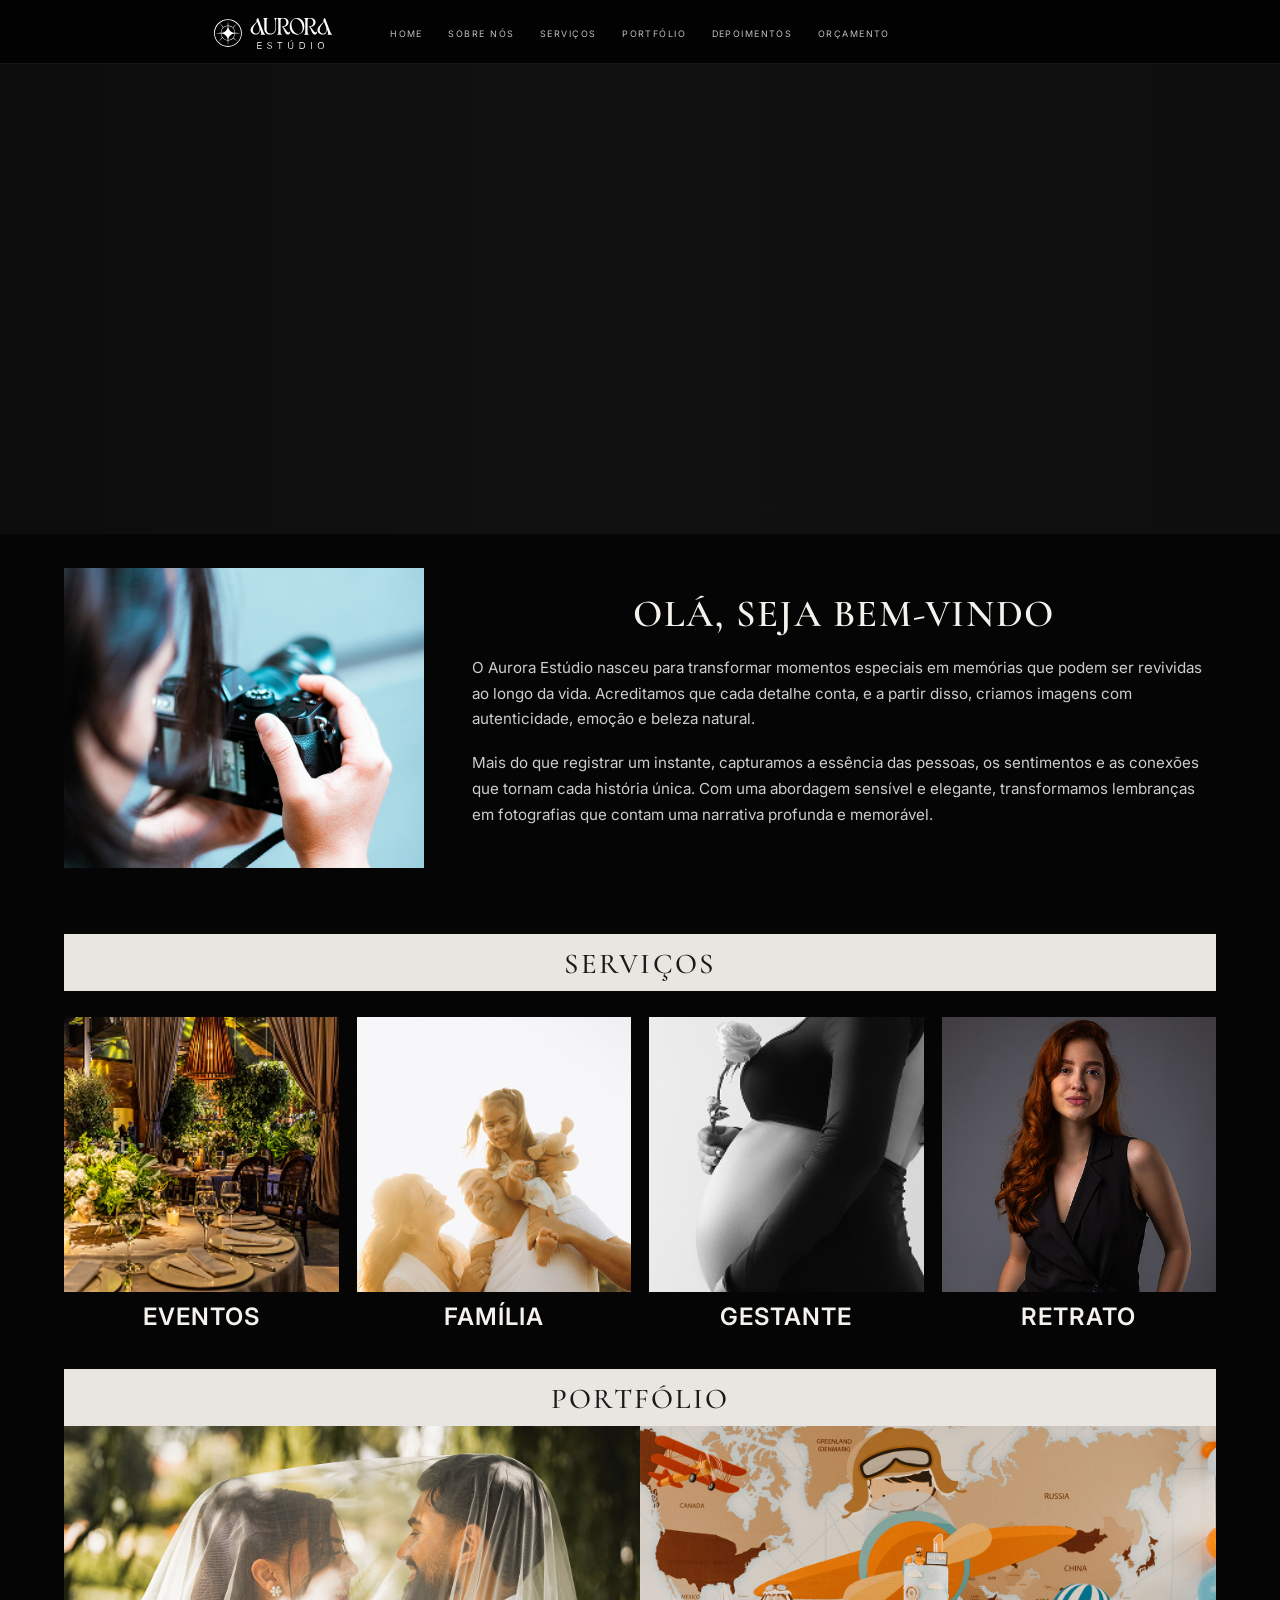
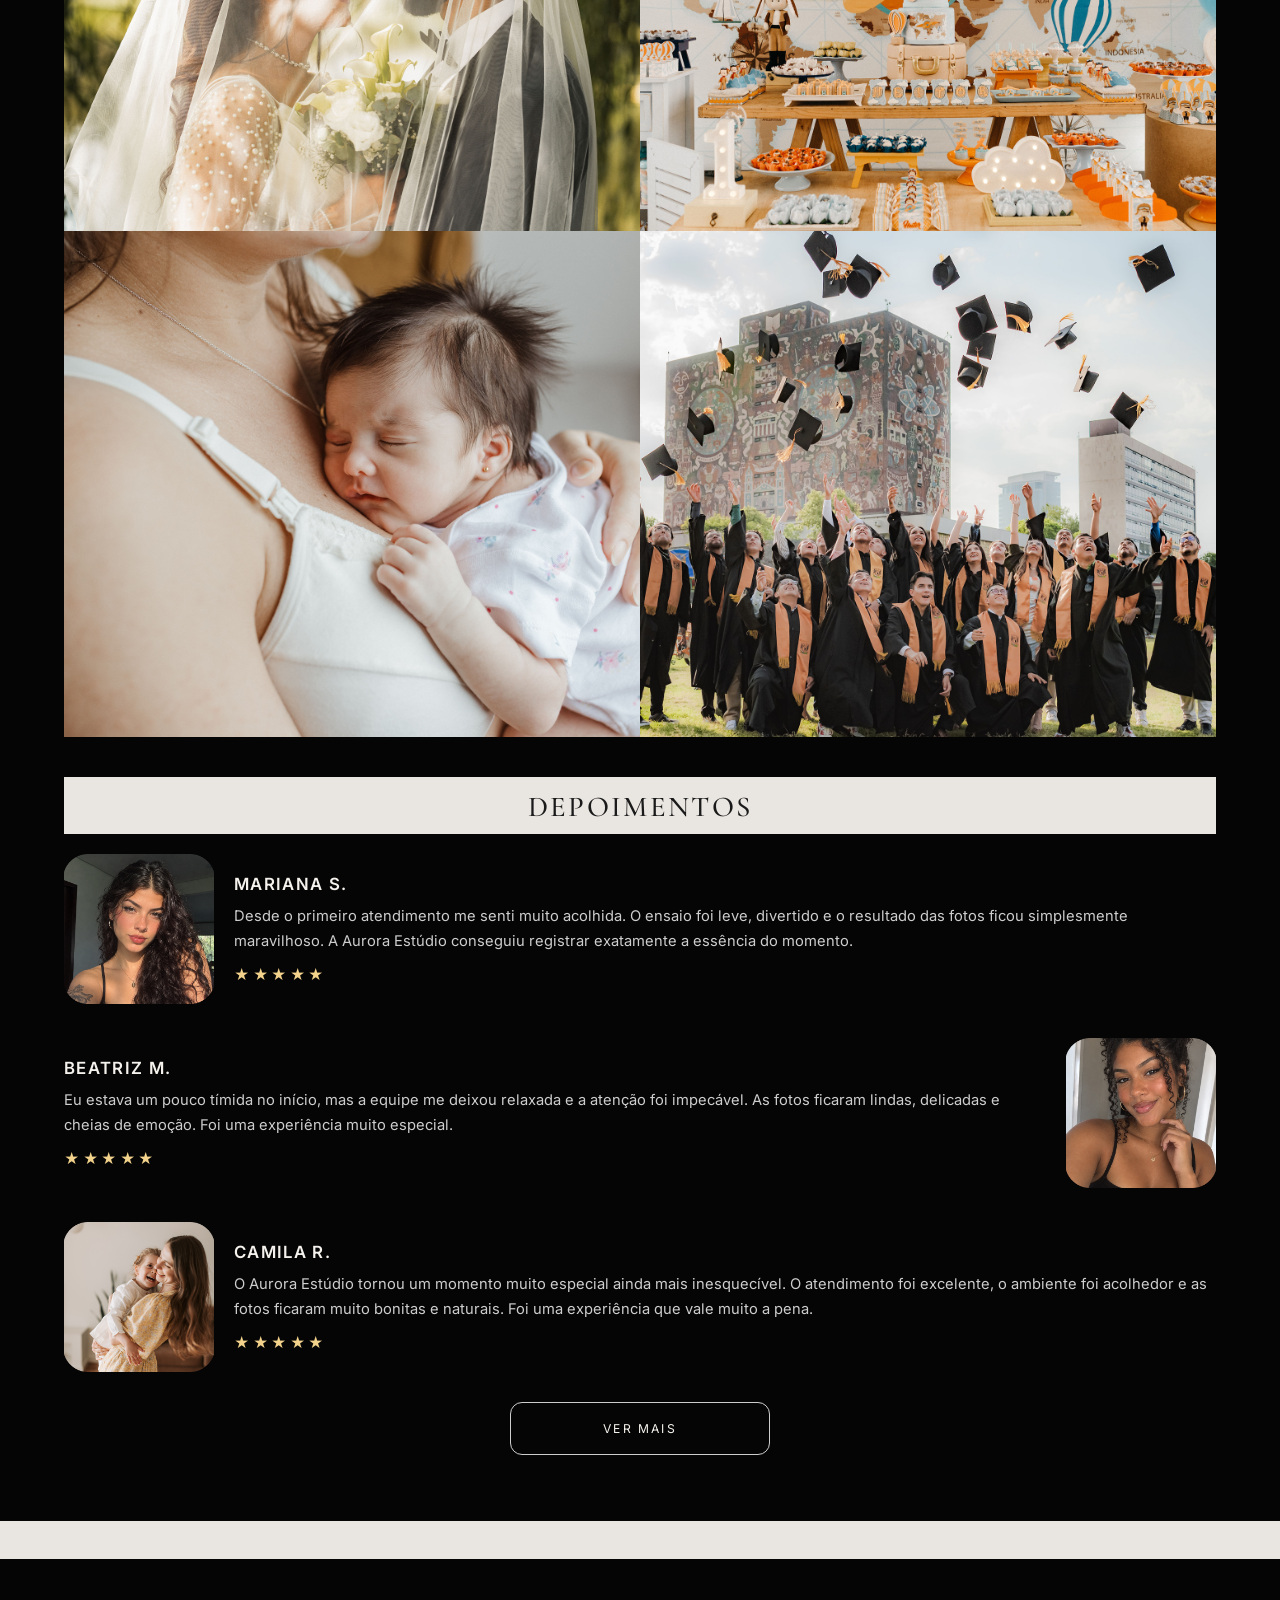
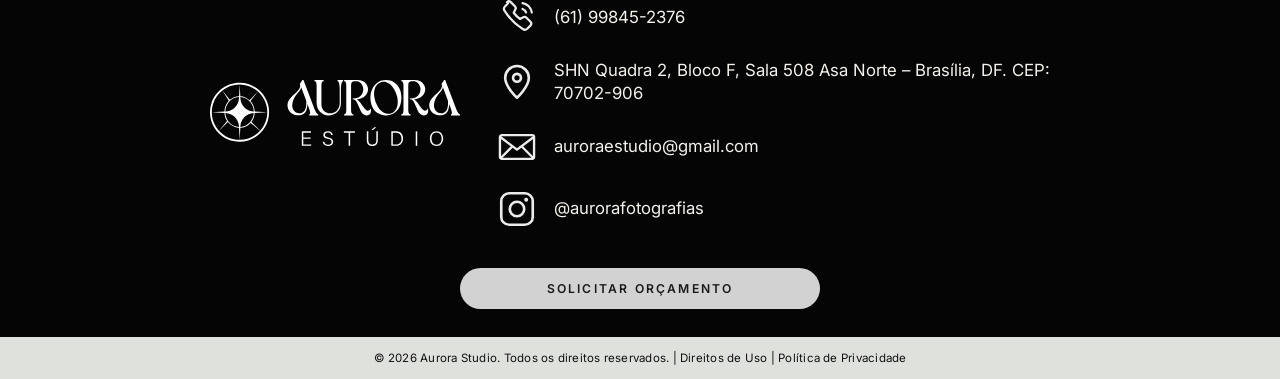
<file: index.html>
<!DOCTYPE html>
<html lang="pt-BR">
  <head>
    <meta charset="UTF-8" />
    <meta name="viewport" content="width=device-width, initial-scale=1.0" />
    <title>Aurora Estúdio</title>
    <link rel="preconnect" href="https://fonts.googleapis.com" />
    <link rel="preconnect" href="https://fonts.gstatic.com" crossorigin />
    <link href="https://fonts.googleapis.com/css2?family=Cormorant+Garamond:wght@400;500;600;700&family=Inter:wght@400;500;600;700&display=swap" rel="stylesheet" />
    <link rel="stylesheet" href="style.css" />
  </head>
  <body>
    <div class="page-shell">
      <header class="topbar">
        <a class="header-logo" href="#" aria-label="Aurora Estúdio">
          <img src="midia/Ativo 1.svg" alt="Aurora Estúdio" />
        </a>
        <nav class="main-nav" aria-label="Menu principal">
          <a href="index.html">HOME</a>
          <a href="#sobre">SOBRE NÓS</a>
          <a href="servicos.html">SERVIÇOS</a>
          <a href="portfolio.html">PORTFÓLIO</a>
          <a href="#depoimentos">DEPOIMENTOS</a>
          <a href="orcamento.html">ORÇAMENTO</a>
        </nav>
      </header>

      <main>
        <section class="hero" aria-label="Banner principal">
          <div class="hero-visual">
            <div class="hero-slideshow" aria-hidden="true">
              <img src="midia/imagem 01.png" alt="" />
              <img src="midia/imagem 8 .png" alt="" />
              <img src="midia/imagem 14 .png" alt="" />
              <img src="midia/imagem 17 .png" alt="" />
              <img src="midia/imagem 19.png" alt="" />
              <img src="midia/imagem 20.png" alt="" />
            </div>
            <div class="hero-overlay"></div>
          </div>
        </section>

        <section id="sobre" class="about section-wrap">
          <div class="about-photo">
            <img src="midia/imagem 2.png" alt="Fotografia de uma pessoa usando uma câmera" />
          </div>

          <div class="about-copy">
            <h2>OLÁ, SEJA BEM-VINDO</h2>
            <p>
              O Aurora Estúdio nasceu para transformar momentos especiais em memórias que
              podem ser revividas ao longo da vida. Acreditamos que cada detalhe conta, e
              a partir disso, criamos imagens com autenticidade, emoção e beleza natural.
            </p>
            <p>
              Mais do que registrar um instante, capturamos a essência das pessoas, os
              sentimentos e as conexões que tornam cada história única. Com uma abordagem
              sensível e elegante, transformamos lembranças em fotografias que contam uma
              narrativa profunda e memorável.
            </p>
          </div>
        </section>

        <section class="services section-wrap">
          <div class="section-title">SERVIÇOS</div>

          <div class="service-grid">
            <article class="service-card">
              <div class="service-image">
                <img src="midia/imagem 03 .png" alt="Fotografia de evento" />
              </div>
              <h3>EVENTOS</h3>
            </article>

            <article class="service-card">
              <div class="service-image">
                <img src="midia/imagem 04 .png" alt="Fotografia de família" />
              </div>
              <h3>FAMÍLIA</h3>
            </article>

            <article class="service-card">
              <div class="service-image">
                <img src="midia/imagem 05 .png" alt="Fotografia de gestante" />
              </div>
              <h3>GESTANTE</h3>
            </article>

            <article class="service-card">
              <div class="service-image">
                <img src="midia/imagem 6.png" alt="Fotografia de retrato" />
              </div>
              <h3>RETRATO</h3>
            </article>
          </div>
        </section>

        <section class="portfolio section-wrap">
          <div class="section-title section-title--tag">PORTFÓLIO</div>

          <div class="portfolio-grid">
            <div class="portfolio-item portfolio-item--large">
              <img src="midia/imagem 7 .png" alt="Fotografia de portfólio" />
            </div>
            <div class="portfolio-item portfolio-item--wide">
              <img src="midia/imagem 8 .png" alt="Fotografia de portfólio" />
            </div>
            <div class="portfolio-item portfolio-item--tall">
              <img src="midia/imagem 9 .png" alt="Fotografia de portfólio" />
            </div>
            <div class="portfolio-item portfolio-item--full">
              <img src="midia/imagem 10 .png" alt="Fotografia de portfólio" />
            </div>
          </div>
        </section>

        <section id="depoimentos" class="depoimentos section-wrap">
          <div class="section-title section-title--tag testimonials-header">DEPOIMENTOS</div>

          <div class="testimonial-list">
            <article class="testimonial-card testimonial-card--order-1">
              <div class="testimonial-avatar">
                <img src="midia/imagem 11.png" alt="Depoimento de Mariana" />
              </div>
              <div class="testimonial-copy">
                <h4>MARIANA S.</h4>
                <p>
                  Desde o primeiro atendimento me senti muito acolhida. O ensaio foi leve,
                  divertido e o resultado das fotos ficou simplesmente maravilhoso. A Aurora
                  Estúdio conseguiu registrar exatamente a essência do momento.
                </p>
                <div class="stars" aria-label="5 estrelas">★★★★★</div>
              </div>
            </article>

            <article class="testimonial-card testimonial-card--order-2">
              <div class="testimonial-copy">
                <h4>BEATRIZ M.</h4>
                <p>
                  Eu estava um pouco tímida no início, mas a equipe me deixou relaxada e a
                  atenção foi impecável. As fotos ficaram lindas, delicadas e cheias de
                  emoção. Foi uma experiência muito especial.
                </p>
                <div class="stars" aria-label="5 estrelas">★★★★★</div>
              </div>
              <div class="testimonial-avatar">
                <img src="midia/imageem 12 .png" alt="Depoimento de Beatriz" />
              </div>
            </article>

            <article class="testimonial-card testimonial-card--order-3">
              <div class="testimonial-avatar">
                <img src="midia/imagem 13.png" alt="Depoimento de Camila" />
              </div>
              <div class="testimonial-copy">
                <h4>CAMILA R.</h4>
                <p>
                  O Aurora Estúdio tornou um momento muito especial ainda mais inesquecível.
                  O atendimento foi excelente, o ambiente foi acolhedor e as fotos ficaram muito
                  bonitas e naturais. Foi uma experiência que vale muito a pena.
                </p>
                <div class="stars" aria-label="5 estrelas">★★★★★</div>
              </div>
            </article>
          </div>

          <div class="cta-wrap">
            <button type="button" class="cta-button">VER MAIS</button>
          </div>
        </section>
      </main>

      <footer id="contato" class="site-footer">
        <div class="contact-panel">
          <div class="footer-logo">
            <img src="midia/Ativo 1.svg" alt="Aurora Estúdio" />
          </div>
          <div class="contact-list" aria-label="Informações de contato">
            <div class="contact-row">
              <svg class="contact-icon contact-icon--phone" viewBox="0 0 32 32" aria-hidden="true">
                <path d="M9.2 4.8 6.8 7.2c-.9.9-.9 2.3-.2 3.4 3.5 5.6 8.2 10.3 13.8 13.8 1.1.7 2.5.6 3.4-.2l2.4-2.4c.8-.8.8-2.1.1-2.9l-3.1-3.1c-.6-.6-1.6-.8-2.4-.4l-2.6 1.3a22.2 22.2 0 0 1-4.7-4.7l1.3-2.6c.4-.8.2-1.8-.4-2.4l-3.1-3.1c-.8-.7-2.1-.7-2.9.1Z" />
                <path d="M20.2 4.7a9 9 0 0 1 7.1 7.1M20.2 9.1a4.5 4.5 0 0 1 2.7 2.7" />
              </svg>
              <span>(61) 99845-2376</span>
            </div>

            <div class="contact-row">
              <svg class="contact-icon contact-icon--location" viewBox="0 0 32 32" aria-hidden="true">
                <path d="M16 28s9-8.2 9-15.2a9 9 0 1 0-18 0C7 19.8 16 28 16 28Z" />
                <circle cx="16" cy="12.8" r="3" />
              </svg>
              <span>SHN Quadra 2, Bloco F, Sala 508 Asa Norte – Brasília, DF. CEP: 70702-906</span>
            </div>

            <div class="contact-row">
              <svg class="contact-icon contact-icon--mail" viewBox="0 0 32 32" aria-hidden="true">
                <rect x="3" y="7" width="26" height="18" rx="1.5" />
                <path d="m4 9 12 9 12-9M4 24l8-8M28 24l-8-8" />
              </svg>
              <span>auroraestudio@gmail.com</span>
            </div>

            <div class="contact-row">
              <svg class="contact-icon contact-icon--instagram" viewBox="0 0 32 32" aria-hidden="true">
                <rect x="4" y="4" width="24" height="24" rx="6" />
                <circle cx="16" cy="16" r="5.5" />
                <circle class="contact-icon__dot" cx="23" cy="9" r="1.5" />
              </svg>
              <span>@aurorafotografias</span>
            </div>
          </div>
        </div>

        <button type="button" class="cta-button cta-button--footer">SOLICITAR ORÇAMENTO</button>

        <div class="copyright-bar">© 2026 Aurora Studio. Todos os direitos reservados. | Direitos de Uso | Política de Privacidade</div>
      </footer>
    </div>
  </body>
</html>
</file>
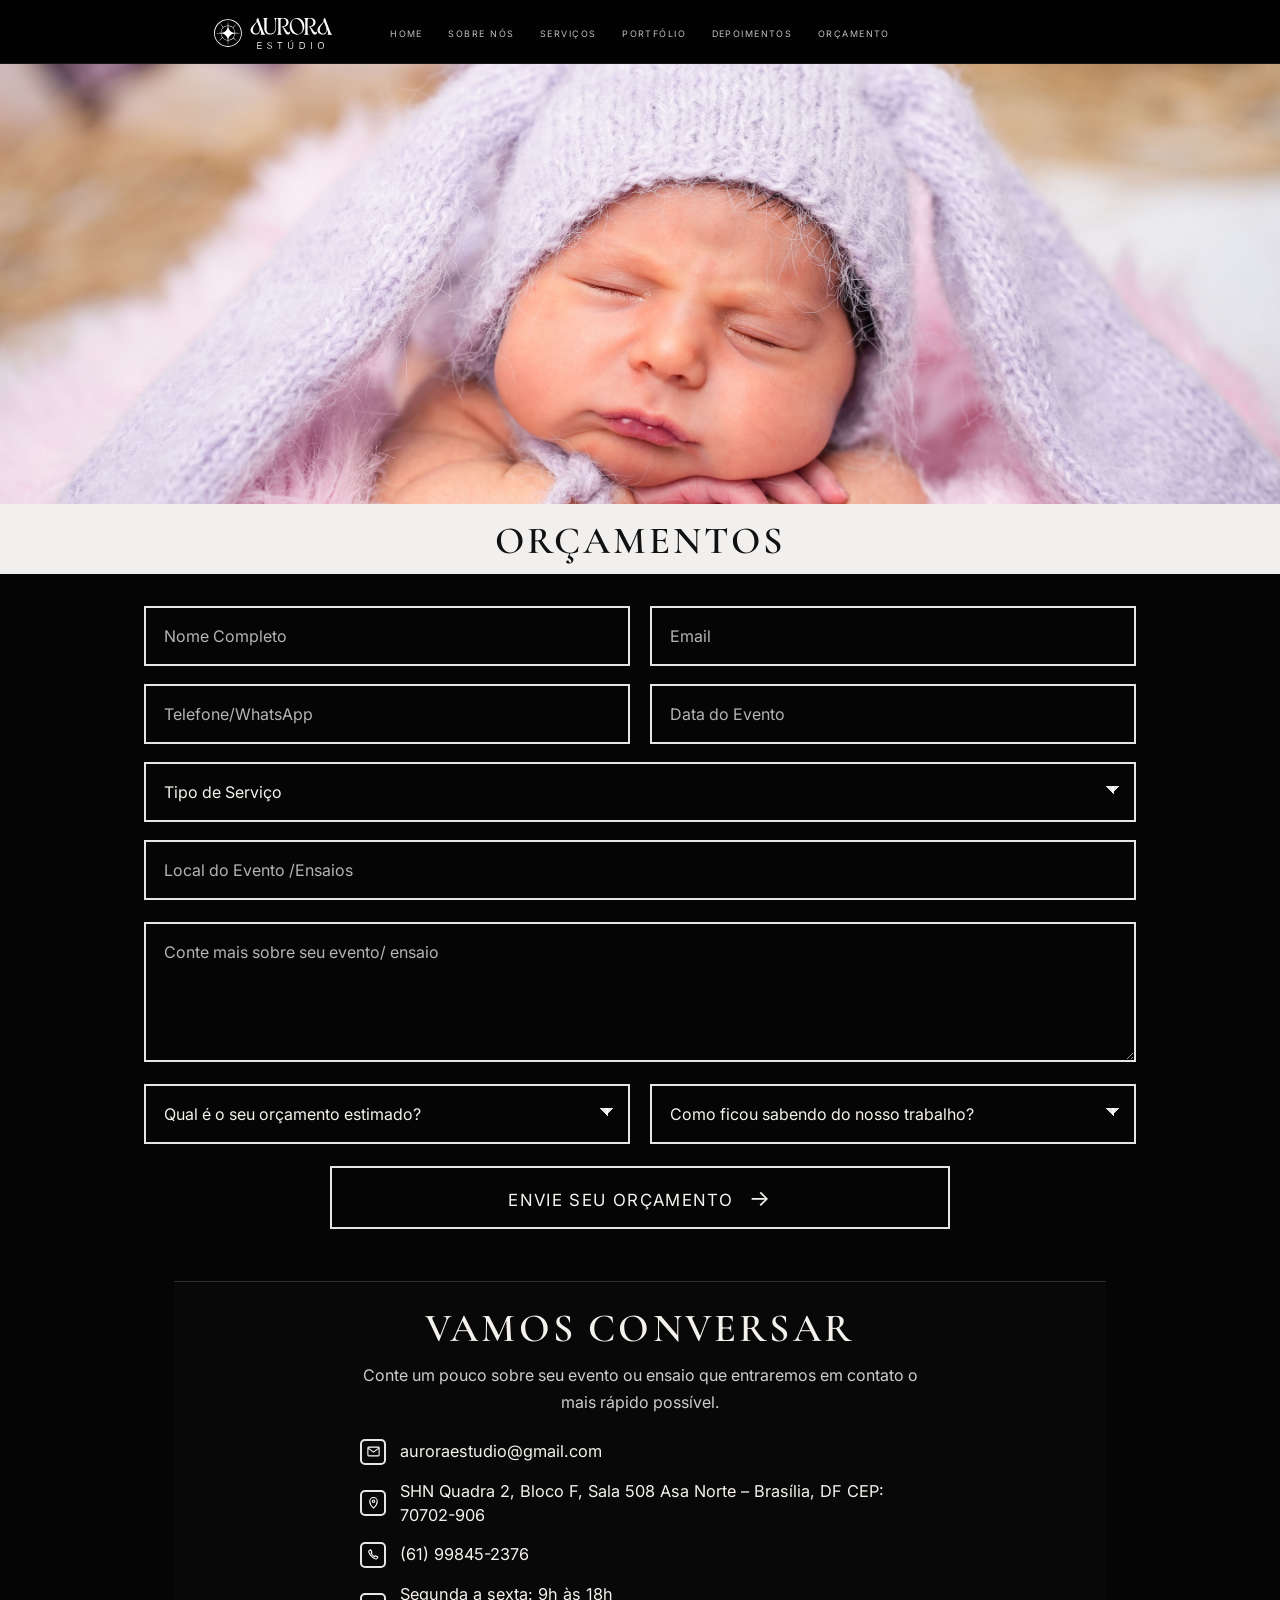
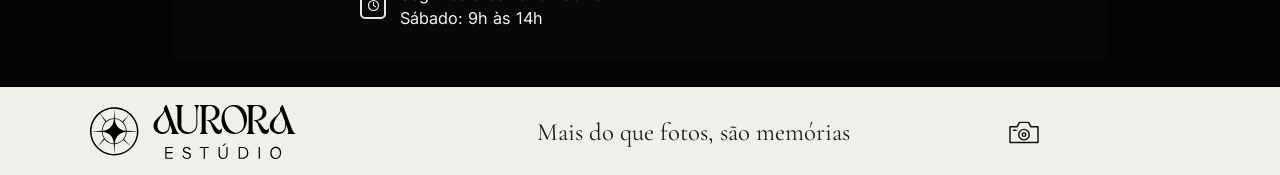
<file: orcamento.html>
<!DOCTYPE html>
<html lang="pt-BR">
  <head>
    <meta charset="UTF-8" />
    <meta name="viewport" content="width=device-width, initial-scale=1.0" />
    <title>Orçamento | Aurora Estúdio</title>
    <link rel="preconnect" href="https://fonts.googleapis.com" />
    <link rel="preconnect" href="https://fonts.gstatic.com" crossorigin />
    <link href="https://fonts.googleapis.com/css2?family=Cormorant+Garamond:wght@400;500;600;700&family=Inter:wght@400;500;600;700&display=swap" rel="stylesheet" />
    <link rel="stylesheet" href="style.css" />
  </head>
  <body>
    <div class="page-shell quote-page-shell">
      <header class="topbar">
        <a class="header-logo" href="index.html" aria-label="Aurora Estúdio">
          <img src="midia/orcamentos/Ativo 1.svg" alt="Aurora Estúdio" />
        </a>

        <nav class="main-nav" aria-label="Menu principal">
          <a href="index.html">HOME</a>
          <a href="index.html#sobre">SOBRE NÓS</a>
          <a href="servicos.html">SERVIÇOS</a>
          <a href="portfolio.html">PORTFÓLIO</a>
          <a href="index.html#depoimentos">DEPOIMENTOS</a>
          <a href="orcamento.html" aria-current="page">ORÇAMENTO</a>
        </nav>
      </header>

      <main class="quote-page-main">
        <section class="quote-hero">
          <img src="midia/orcamentos/imagem 45.png" alt="Bebê em ensaio fotográfico" />
        </section>

        <section class="quote-title-wrap">
          <h1>ORÇAMENTOS</h1>
        </section>

        <section class="quote-form-wrap">
          <form class="quote-form" action="#" method="post">
            <div class="form-grid">
              <label class="field">
                <input type="text" name="nome" placeholder="Nome Completo" />
              </label>

              <label class="field">
                <input type="email" name="email" placeholder="Email" />
              </label>

              <label class="field">
                <input type="tel" name="telefone" placeholder="Telefone/WhatsApp" />
              </label>

              <label class="field">
                <input type="text" name="data" placeholder="Data do Evento" />
              </label>

              <label class="field field--full">
                <select name="tipo-servico">
                  <option value="" selected>Tipo de Serviço</option>
                  <option>Eventos</option>
                  <option>Aniversário</option>
                  <option>Casamentos</option>
                  <option>Família</option>
                  <option>Retratos</option>
                  <option>Maternidade</option>
                </select>
              </label>

              <label class="field field--full">
                <input type="text" name="local" placeholder="Local do Evento /Ensaios" />
              </label>

              <label class="field field--full field--textarea">
                <textarea name="mensagem" rows="5" placeholder="Conte mais sobre seu evento/ ensaio"></textarea>
              </label>

              <label class="field">
                <select name="orcamento">
                  <option value="" selected>Qual é o seu orçamento estimado?</option>
                  <option>Até R$ 1.000</option>
                  <option>R$ 1.000 a R$ 2.500</option>
                  <option>R$ 2.500 a R$ 5.000</option>
                  <option>Acima de R$ 5.000</option>
                </select>
              </label>

              <label class="field">
                <select name="como-soube">
                  <option value="" selected>Como ficou sabendo do nosso trabalho?</option>
                  <option>Instagram</option>
                  <option>Indicação</option>
                  <option>Pesquisa online</option>
                  <option>Outros</option>
                </select>
              </label>
            </div>

            <div class="submit-row">
              <button type="submit" class="quote-submit">Envie seu orçamento <span aria-hidden="true">→</span></button>
            </div>
          </form>
        </section>

        <section class="quote-contact-zone">
          <div class="contact-summary">
            <h2>VAMOS CONVERSAR</h2>
            <p>Conte um pouco sobre seu evento ou ensaio que entraremos em contato o mais rápido possível.</p>

            <div class="contact-summary__list">
              <div class="contact-summary__item contact-summary__item--mail">
                <span class="icon-box" aria-hidden="true">
                  <svg viewBox="0 0 24 24" focusable="false"><rect x="3" y="5" width="18" height="14" rx="1.5"></rect><path d="m4 7 8 6 8-6"></path></svg>
                </span>
                <span>auroraestudio@gmail.com</span>
              </div>

              <div class="contact-summary__item contact-summary__item--pin">
                <span class="icon-box" aria-hidden="true">
                  <svg viewBox="0 0 24 24" focusable="false"><path d="M12 21s6-5.3 6-11a6 6 0 1 0-12 0c0 5.7 6 11 6 11Z"></path><circle cx="12" cy="10" r="2"></circle></svg>
                </span>
                <span>SHN Quadra 2, Bloco F, Sala 508 Asa Norte – Brasília, DF CEP: 70702-906</span>
              </div>

              <div class="contact-summary__item contact-summary__item--phone">
                <span class="icon-box" aria-hidden="true">
                  <svg viewBox="0 0 24 24" focusable="false"><path d="M7.5 4.5 5 6c-.8.5-.9 1.6-.5 2.5 2 4.7 5.8 8.5 10.5 10.5.9.4 2 .3 2.5-.5l1.5-2.5-4-2-1.2 1.5a14.6 14.6 0 0 1-5.8-5.8L9.5 8.5l-2-4Z"></path></svg>
                </span>
                <span>(61) 99845-2376</span>
              </div>

              <div class="contact-summary__item contact-summary__item--clock">
                <span class="icon-box" aria-hidden="true">
                  <svg viewBox="0 0 24 24" focusable="false"><circle cx="12" cy="12" r="8"></circle><path d="M12 7v5l3 2"></path></svg>
                </span>
                <span>Segunda a sexta: 9h às 18h<br />Sábado: 9h às 14h</span>
              </div>
            </div>
          </div>
        </section>
      </main>

      <footer class="quote-footer-brand">
        <div class="quote-brand-row">
          <div class="quote-brand-mark">
            <img src="midia/orcamentos/Ativo 1.svg" alt="Aurora Estúdio" />
          </div>

          <p>Mais do que fotos, são memórias</p>

          <div class="quote-social" aria-label="Redes sociais">
            <svg viewBox="0 0 48 48" aria-hidden="true">
              <path d="M8 18h8l3-5h10l3 5h8v18H8V18Z"></path>
              <circle cx="24" cy="27" r="6"></circle>
              <circle cx="24" cy="27" r="2"></circle>
              <path d="M12 22h3"></path>
            </svg>
          </div>
        </div>
      </footer>
    </div>
  </body>
</html>
</file>
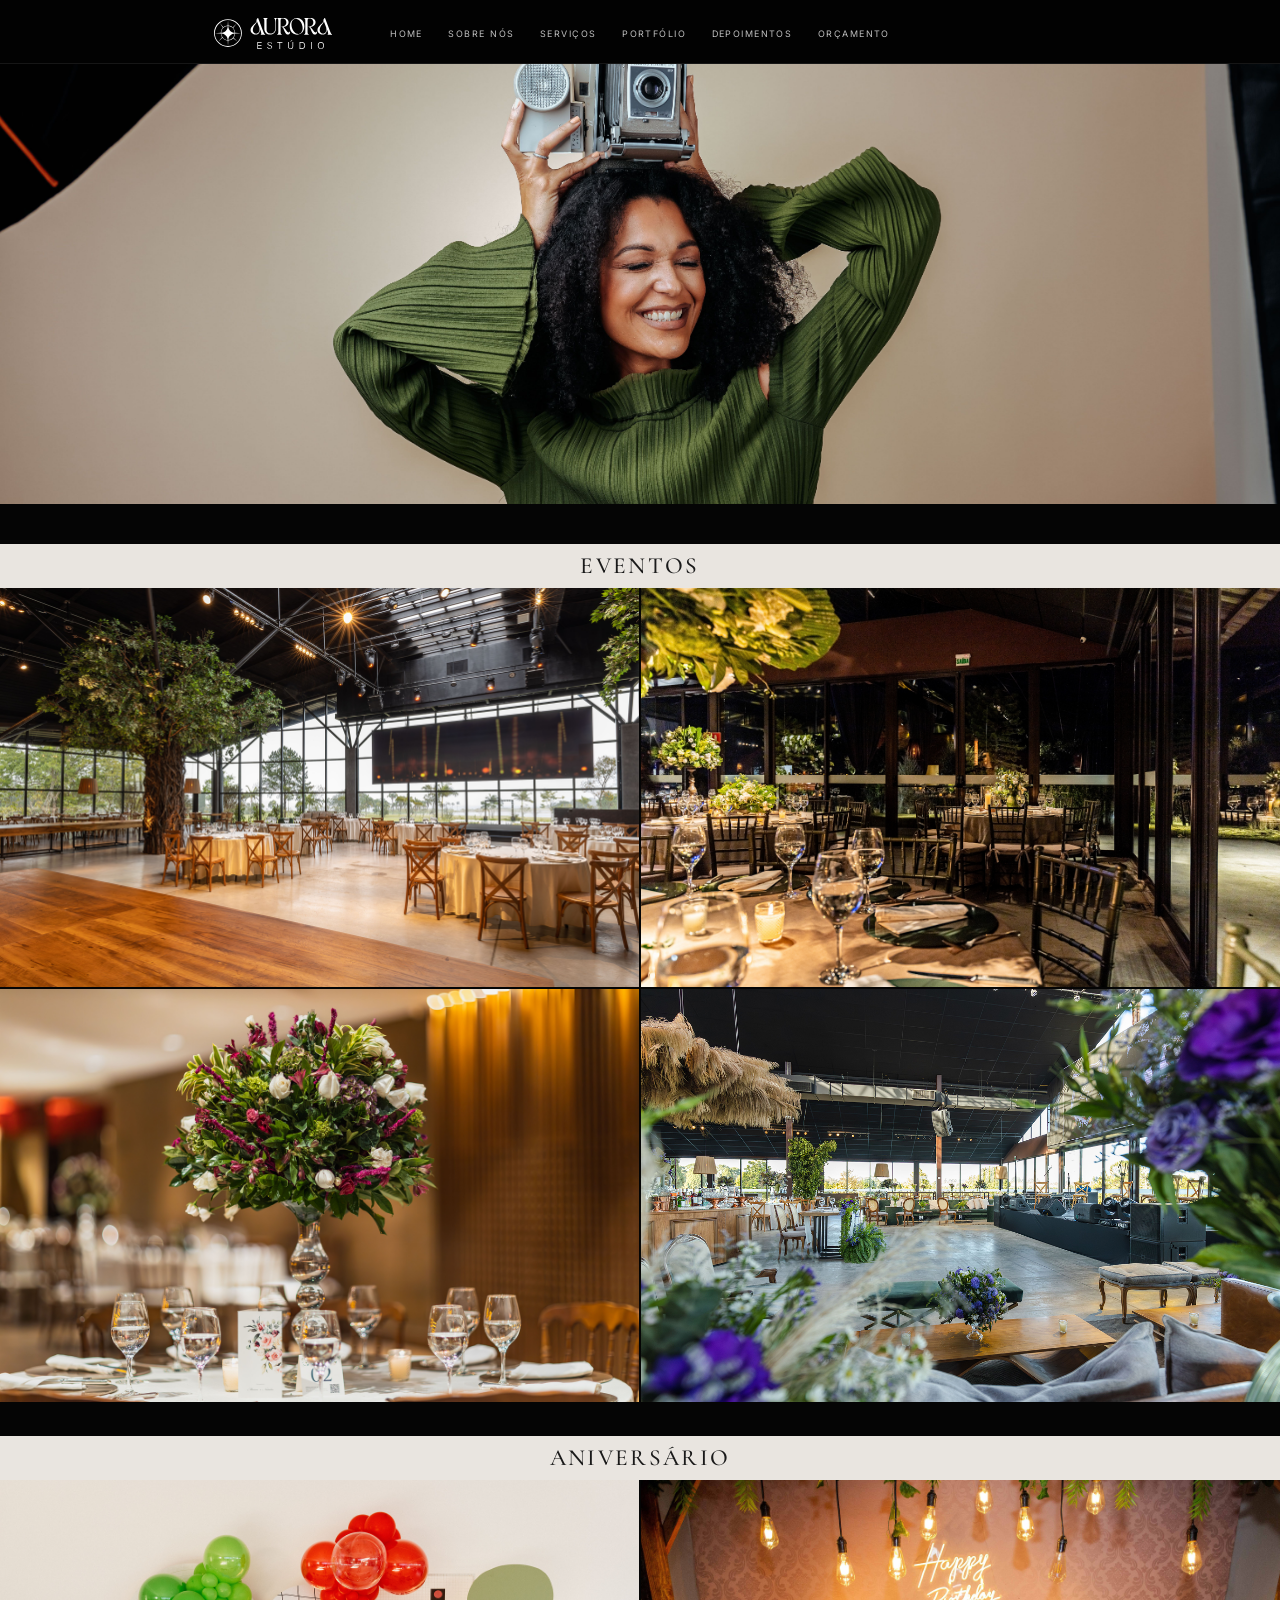
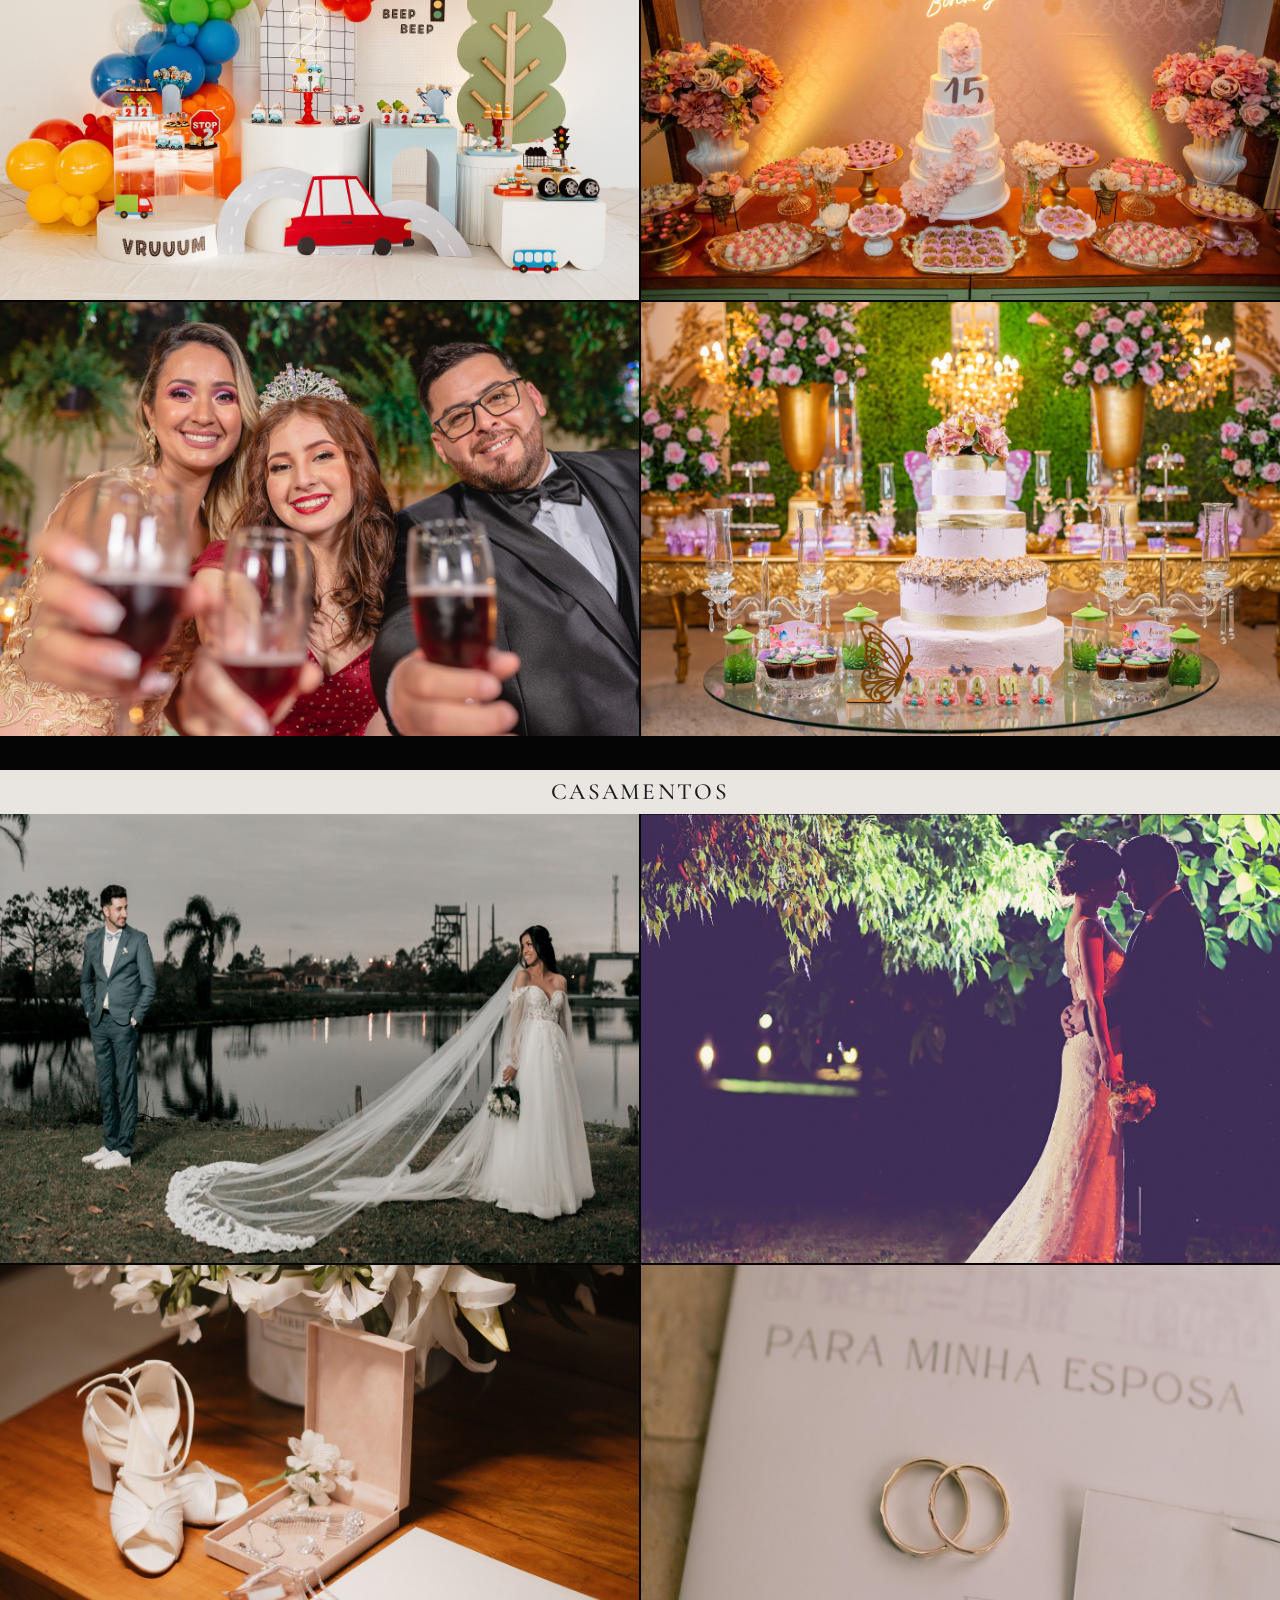
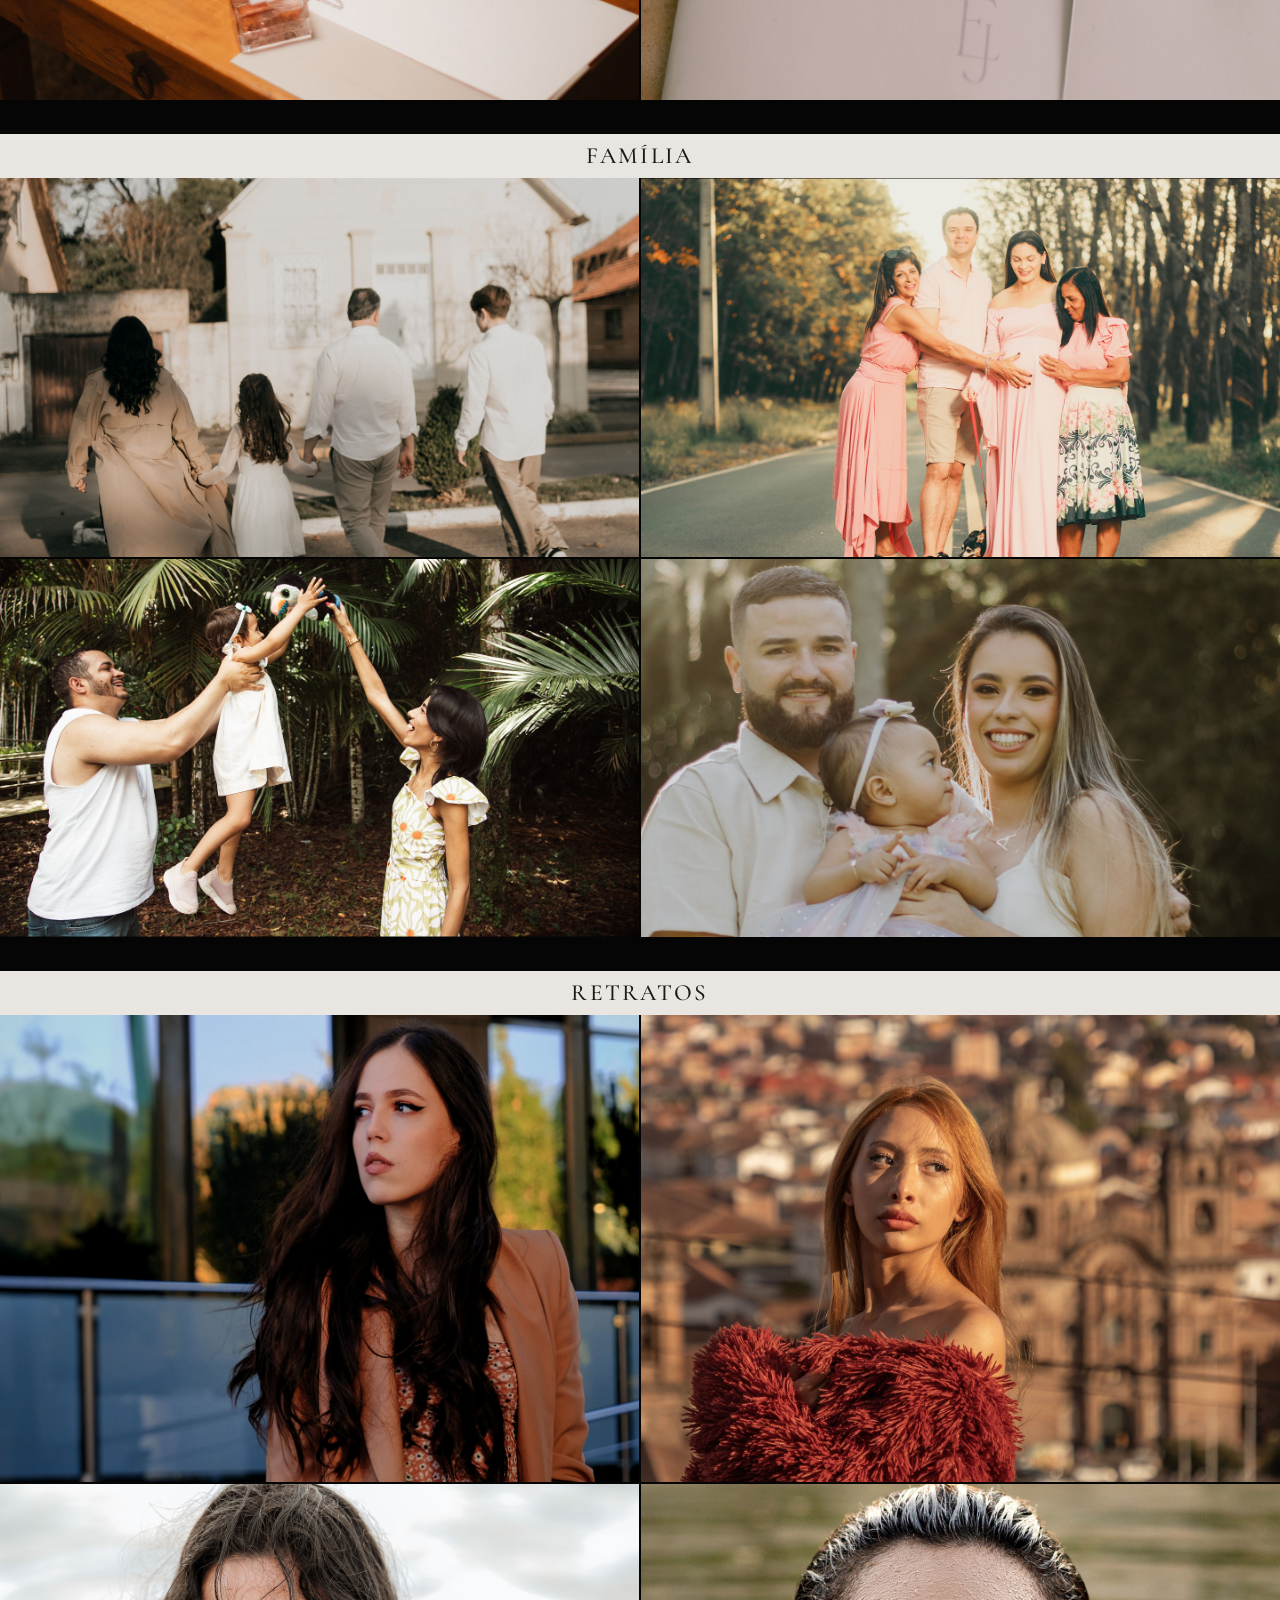
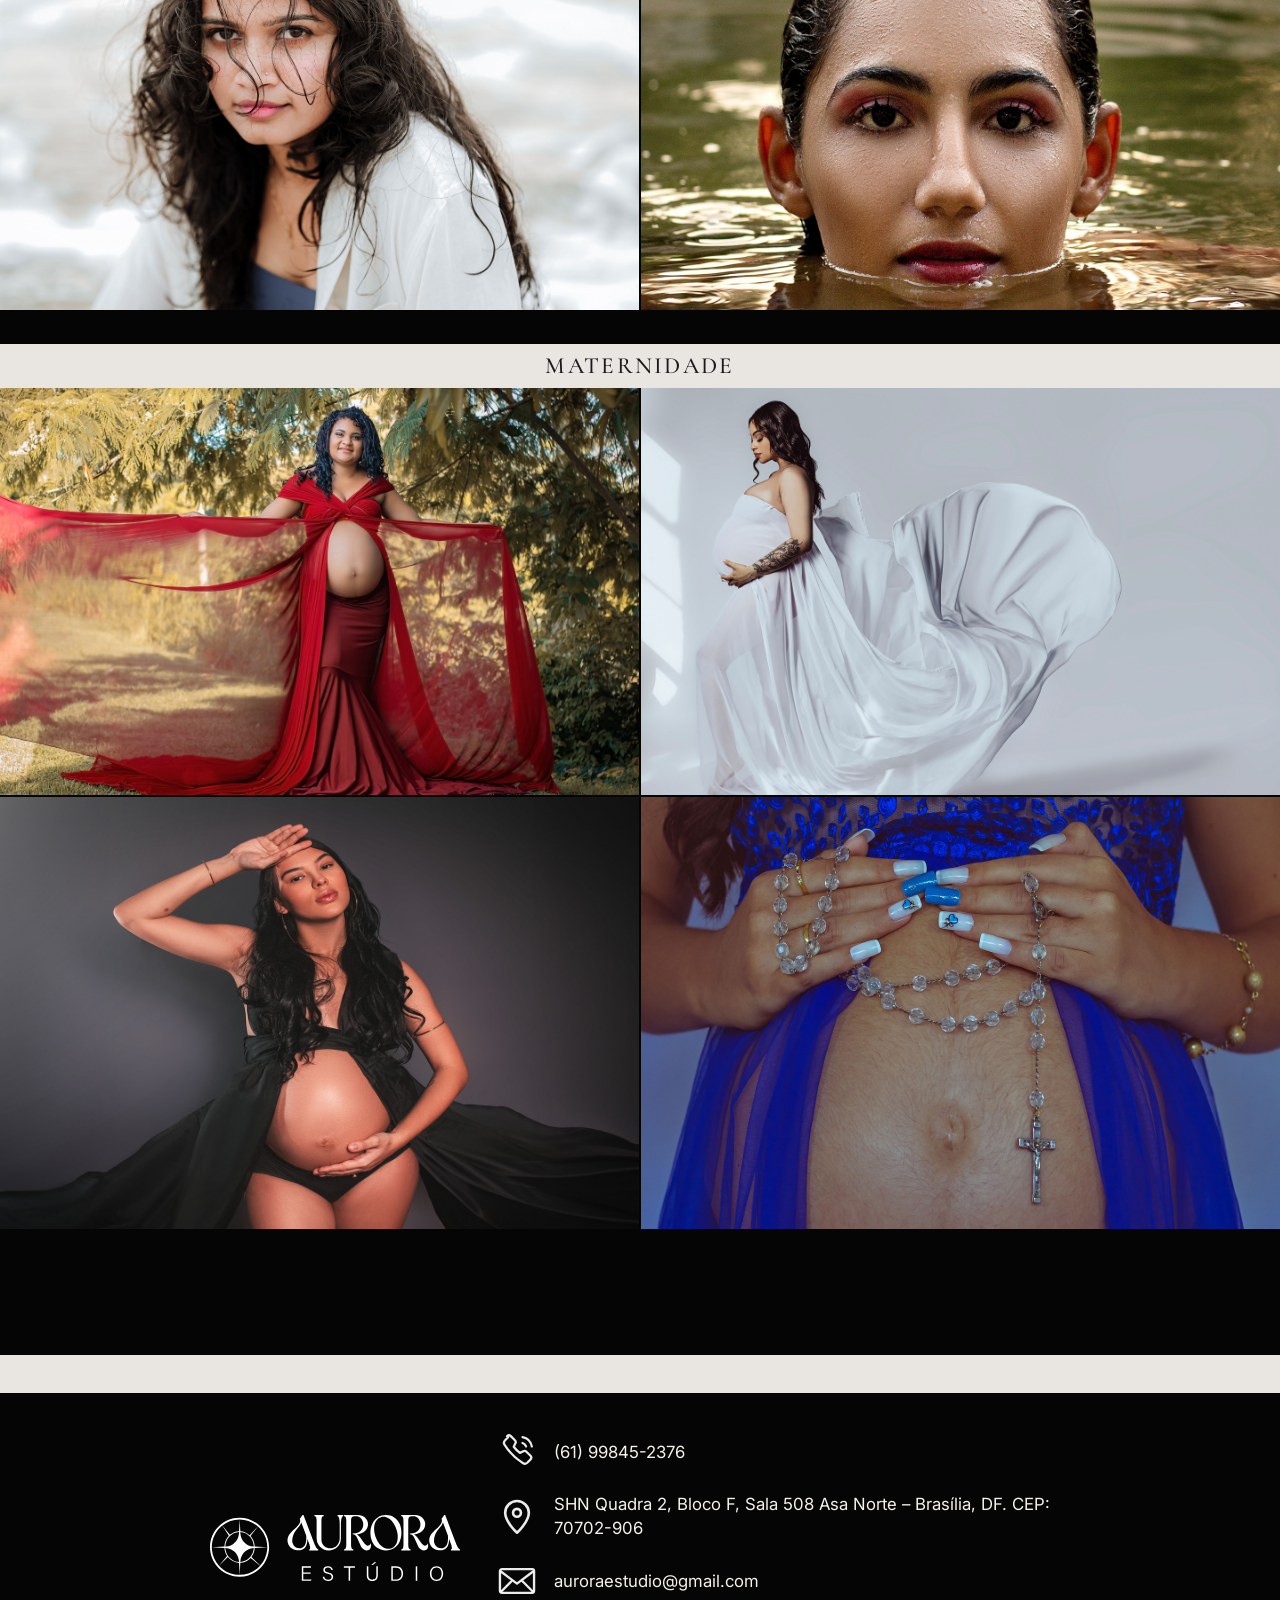
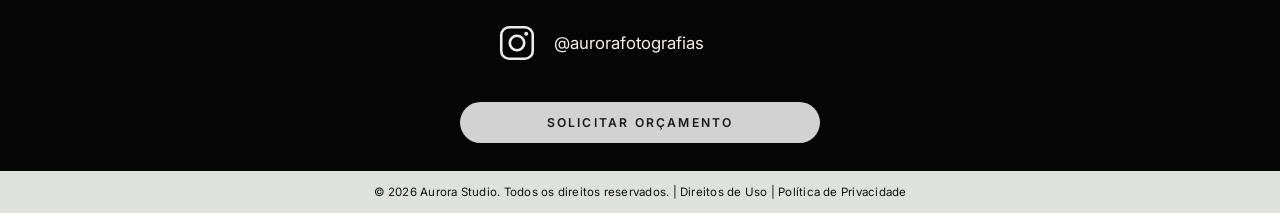
<file: portfolio.html>
<!DOCTYPE html>
<html lang="pt-BR">
  <head>
    <meta charset="UTF-8" />
    <meta name="viewport" content="width=device-width, initial-scale=1.0" />
    <title>Portfólio | Aurora Estúdio</title>
    <link rel="preconnect" href="https://fonts.googleapis.com" />
    <link rel="preconnect" href="https://fonts.gstatic.com" crossorigin />
    <link href="https://fonts.googleapis.com/css2?family=Cormorant+Garamond:wght@400;500;600;700&family=Inter:wght@400;500;600;700&display=swap" rel="stylesheet" />
    <link rel="stylesheet" href="style.css" />
  </head>
  <body>
    <div class="page-shell inner-page">
      <header class="topbar">
        <a class="header-logo" href="index.html" aria-label="Aurora Estúdio">
          <img src="midia/Ativo 1.svg" alt="Aurora Estúdio" />
        </a>
        <nav class="main-nav" aria-label="Menu principal">
          <a href="index.html">HOME</a>
          <a href="index.html#sobre">SOBRE NÓS</a>
          <a href="servicos.html">SERVIÇOS</a>
          <a href="portfolio.html" aria-current="page">PORTFÓLIO</a>
          <a href="index.html#depoimentos">DEPOIMENTOS</a>
          <a href="orcamento.html">ORÇAMENTO</a>
        </nav>
      </header>

      <main class="portfolio-showcase">
        <section class="portfolio-hero">
          <img src="midia/portfolio/imagem 45.png" alt="Fotografia principal do portfólio" />
        </section>

        <section class="portfolio-catalog" aria-label="Categorias do portfólio">
          <section class="portfolio-category">
            <h1>EVENTOS</h1>
            <div class="portfolio-mosaic">
              <img src="midia/portfolio/imagem 22.png" alt="Evento decorado" />
              <img src="midia/portfolio/imagem 23 .png" alt="Evento ao ar livre" />
              <img src="midia/portfolio/imagem 24 .png" alt="Mesa de evento" />
              <img src="midia/portfolio/imagem 21.png" alt="Festa de aniversário" />
            </div>
          </section>

          <section class="portfolio-category">
            <h1>ANIVERSÁRIO</h1>
            <div class="portfolio-mosaic">
              <img src="midia/portfolio/imagem 26 .png" alt="Bolo de aniversário" />
              <img src="midia/portfolio/imagem 27.png" alt="Festa infantil" />
              <img src="midia/portfolio/imagem 28.png" alt="Mesa de doces" />
              <img src="midia/portfolio/imagem 25.png" alt="Celebração de aniversário" />
            </div>
          </section>

          <section class="portfolio-category">
            <h1>CASAMENTOS</h1>
            <div class="portfolio-mosaic">
              <img src="midia/portfolio/imagem 30 .png" alt="Alianças de casamento" />
              <img src="midia/portfolio/imagem 31 .png" alt="Cerimônia de casamento" />
              <img src="midia/portfolio/imagem 32.png" alt="Decoração de casamento" />
              <img src="midia/portfolio/imagem 29 .png" alt="Casamento ao ar livre" />
            </div>
          </section>

          <section class="portfolio-category">
            <h1>FAMÍLIA</h1>
            <div class="portfolio-mosaic">
              <img src="midia/portfolio/imagem 34 .png" alt="Família em ensaio" />
              <img src="midia/portfolio/imagem 35 .png" alt="Família reunida" />
              <img src="midia/portfolio/imagem 36 .png" alt="Família em momento especial" />
              <img src="midia/portfolio/imagem 33.png" alt="Família ao ar livre" />
            </div>
          </section>

          <section class="portfolio-category">
            <h1>RETRATOS</h1>
            <div class="portfolio-mosaic">
              <img src="midia/portfolio/imagem 38.png" alt="Retrato feminino" />
              <img src="midia/portfolio/imagm 39 .png" alt="Retrato autoral" />
              <img src="midia/portfolio/imagem 40 .png" alt="Retrato em estúdio" />
              <img src="midia/portfolio/imagem 37 .png" alt="Retrato editorial" />
            </div>
          </section>

          <section class="portfolio-category">
            <h1>MATERNIDADE</h1>
            <div class="portfolio-mosaic">
              <img src="midia/portfolio/imagem 42 .png" alt="Ensaio de maternidade" />
              <img src="midia/portfolio/imagem 43.png" alt="Gestante em ensaio" />
              <img src="midia/portfolio/imagem 44.png" alt="Maternidade em estúdio" />
              <img src="midia/portfolio/imagem 41 .png" alt="Ensaio de maternidade" />
            </div>
          </section>
        </section>
      </main>

      <footer id="contato" class="site-footer">
        <div class="contact-panel">
          <div class="footer-logo">
            <img src="midia/Ativo 1.svg" alt="Aurora Estúdio" />
          </div>
          <div class="contact-list" aria-label="Informações de contato">
            <div class="contact-row">
              <svg class="contact-icon contact-icon--phone" viewBox="0 0 32 32" aria-hidden="true">
                <path d="M9.2 4.8 6.8 7.2c-.9.9-.9 2.3-.2 3.4 3.5 5.6 8.2 10.3 13.8 13.8 1.1.7 2.5.6 3.4-.2l2.4-2.4c.8-.8.8-2.1.1-2.9l-3.1-3.1c-.6-.6-1.6-.8-2.4-.4l-2.6 1.3a22.2 22.2 0 0 1-4.7-4.7l1.3-2.6c.4-.8.2-1.8-.4-2.4l-3.1-3.1c-.8-.7-2.1-.7-2.9.1Z" />
                <path d="M20.2 4.7a9 9 0 0 1 7.1 7.1M20.2 9.1a4.5 4.5 0 0 1 2.7 2.7" />
              </svg>
              <span>(61) 99845-2376</span>
            </div>

            <div class="contact-row">
              <svg class="contact-icon contact-icon--location" viewBox="0 0 32 32" aria-hidden="true">
                <path d="M16 28s9-8.2 9-15.2a9 9 0 1 0-18 0C7 19.8 16 28 16 28Z" />
                <circle cx="16" cy="12.8" r="3" />
              </svg>
              <span>SHN Quadra 2, Bloco F, Sala 508 Asa Norte – Brasília, DF. CEP: 70702-906</span>
            </div>

            <div class="contact-row">
              <svg class="contact-icon contact-icon--mail" viewBox="0 0 32 32" aria-hidden="true">
                <rect x="3" y="7" width="26" height="18" rx="1.5" />
                <path d="m4 9 12 9 12-9M4 24l8-8M28 24l-8-8" />
              </svg>
              <span>auroraestudio@gmail.com</span>
            </div>

            <div class="contact-row">
              <svg class="contact-icon contact-icon--instagram" viewBox="0 0 32 32" aria-hidden="true">
                <rect x="4" y="4" width="24" height="24" rx="6" />
                <circle cx="16" cy="16" r="5.5" />
                <circle class="contact-icon__dot" cx="23" cy="9" r="1.5" />
              </svg>
              <span>@aurorafotografias</span>
            </div>
          </div>
        </div>

        <button type="button" class="cta-button cta-button--footer">SOLICITAR ORÇAMENTO</button>

        <div class="copyright-bar">© 2026 Aurora Studio. Todos os direitos reservados. | Direitos de Uso | Política de Privacidade</div>
      </footer>
    </div>
  </body>
</html>
</file>
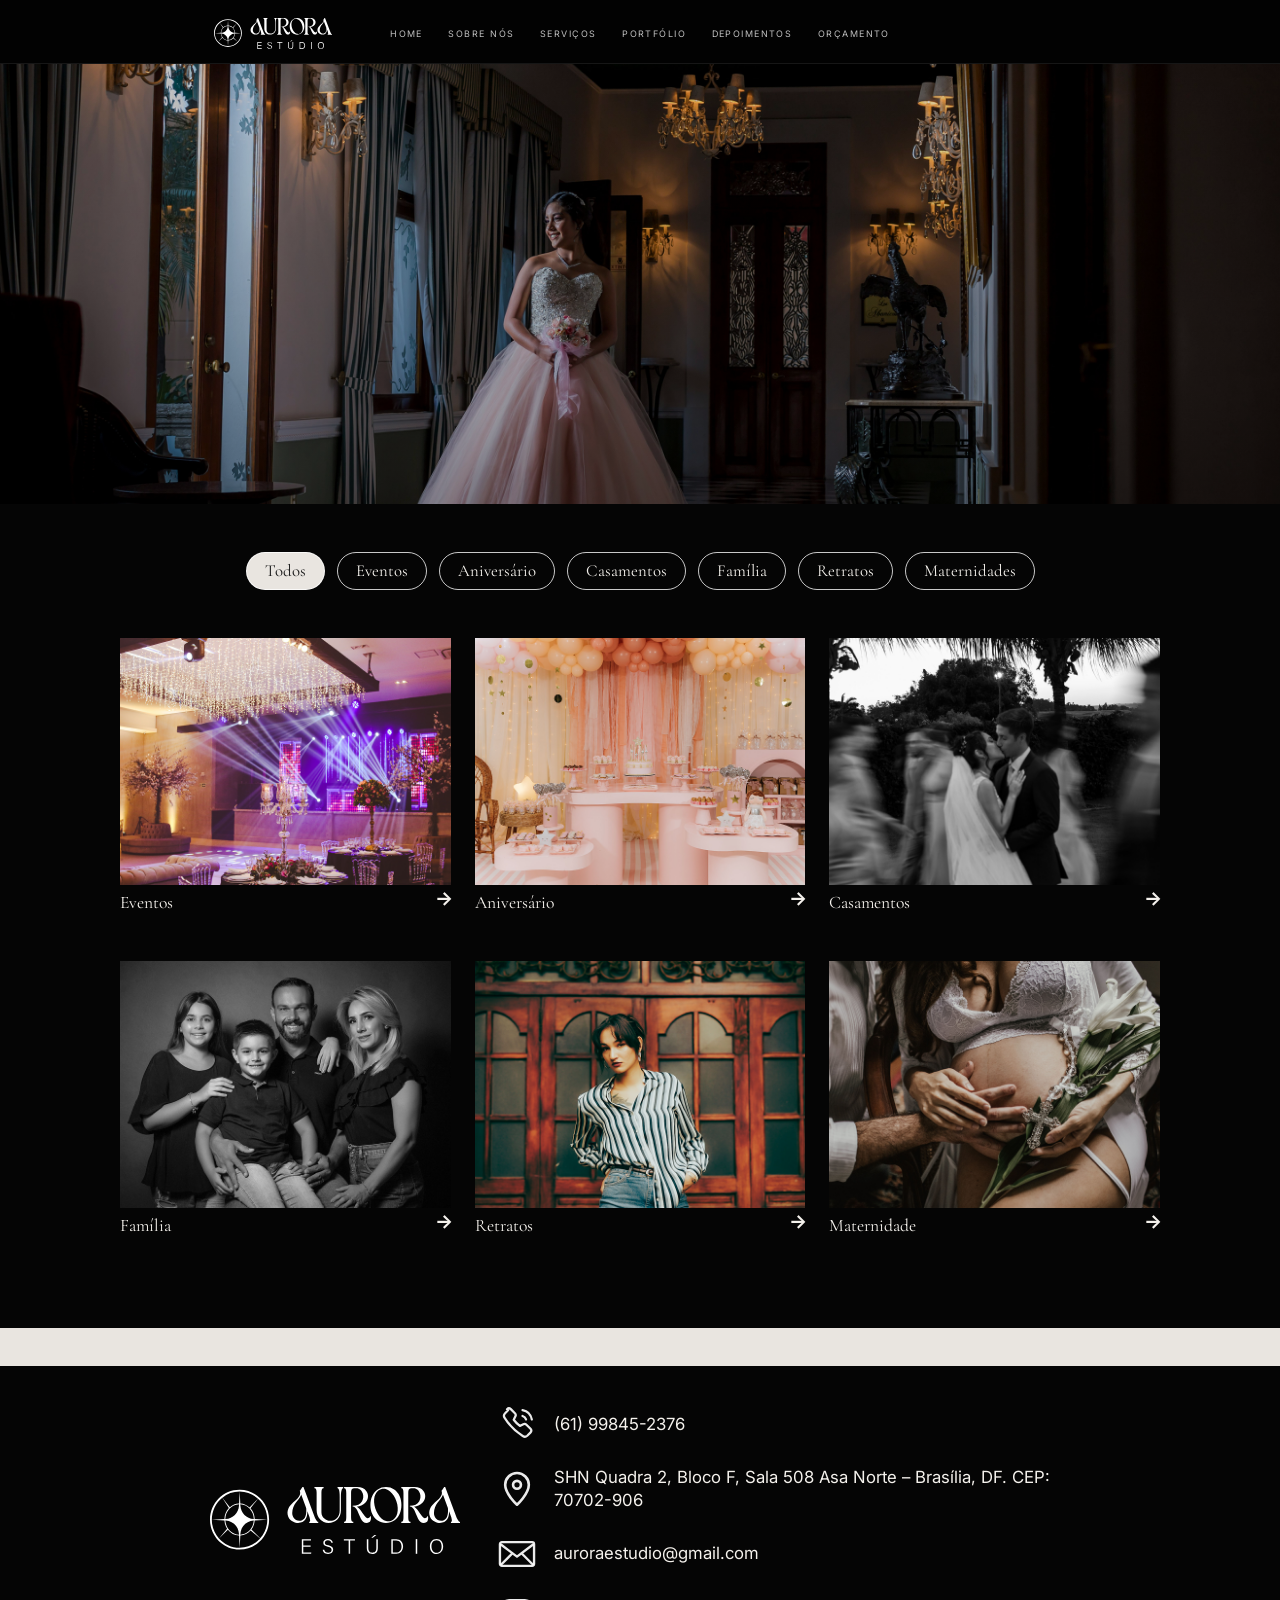
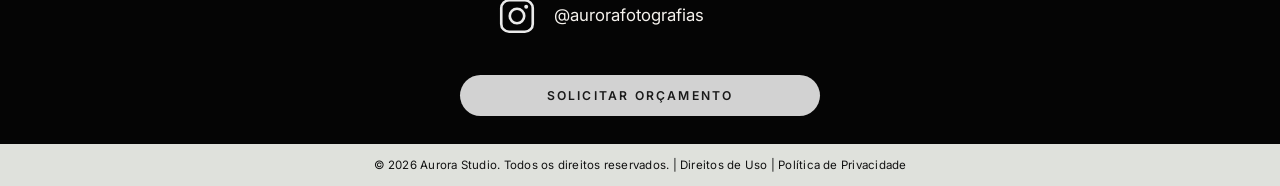
<file: servicos.html>
<!DOCTYPE html>
<html lang="pt-BR">
  <head>
    <meta charset="UTF-8" />
    <meta name="viewport" content="width=device-width, initial-scale=1.0" />
    <title>Serviços | Aurora Estúdio</title>
    <link rel="preconnect" href="https://fonts.googleapis.com" />
    <link rel="preconnect" href="https://fonts.gstatic.com" crossorigin />
    <link href="https://fonts.googleapis.com/css2?family=Cormorant+Garamond:wght@400;500;600;700&family=Inter:wght@400;500;600;700&display=swap" rel="stylesheet" />
    <link rel="stylesheet" href="style.css" />
  </head>
  <body>
    <div class="page-shell inner-page">
      <header class="topbar">
        <a class="header-logo" href="index.html" aria-label="Aurora Estúdio">
          <img src="midia/Ativo 1.svg" alt="Aurora Estúdio" />
        </a>
        <nav class="main-nav" aria-label="Menu principal">
          <a href="index.html">HOME</a>
          <a href="index.html#sobre">SOBRE NÓS</a>
          <a href="servicos.html#categorias" aria-current="page">SERVIÇOS</a>
          <a href="portfolio.html">PORTFÓLIO</a>
          <a href="index.html#depoimentos">DEPOIMENTOS</a>
          <a href="orcamento.html">ORÇAMENTO</a>
        </nav>
      </header>

      <main class="services-showcase">
        <section id="sobre-servicos" class="services-hero">
          <img src="midia/imagem 14 .png" alt="Fotografia principal do Aurora Estúdio" />
          <div class="services-hero__shade"></div>
        </section>

        <section id="categorias" class="services-catalog">
          <div class="service-filters" aria-label="Categorias de serviços">
            <button class="is-active" type="button">Todos</button>
            <button type="button">Eventos</button>
            <button type="button">Aniversário</button>
            <button type="button">Casamentos</button>
            <button type="button">Família</button>
            <button type="button">Retratos</button>
            <button type="button">Maternidades</button>
          </div>

          <div class="service-gallery">
            <a class="service-gallery-card" href="#">
              <img src="midia/servicos/imagem 15.png" alt="Evento com iluminação e decoração" />
              <span>Eventos</span><b aria-hidden="true">⟶</b>
            </a>
            <a class="service-gallery-card" href="#">
              <img src="midia/servicos/imagem 16.png" alt="Decoração de aniversário" />
              <span>Aniversário</span><b aria-hidden="true">⟶</b>
            </a>
            <a class="service-gallery-card" href="#">
              <img src="midia/servicos/imagem 17 .png" alt="Cerimônia de casamento" />
              <span>Casamentos</span><b aria-hidden="true">⟶</b>
            </a>
            <a class="service-gallery-card" href="#">
              <img src="midia/servicos/imagem 18 .png" alt="Retrato de família" />
              <span>Família</span><b aria-hidden="true">⟶</b>
            </a>
            <a class="service-gallery-card" href="#">
              <img src="midia/servicos/imagem 19.png" alt="Retrato autoral" />
              <span>Retratos</span><b aria-hidden="true">⟶</b>
            </a>
            <a class="service-gallery-card" href="#">
              <img src="midia/servicos/imagem 20.png" alt="Ensaio de maternidade" />
              <span>Maternidade</span><b aria-hidden="true">⟶</b>
            </a>
          </div>
        </section>
      </main>

      <footer id="contato" class="site-footer">
        <div class="contact-panel">
          <div class="footer-logo">
            <img src="midia/Ativo 1.svg" alt="Aurora Estúdio" />
          </div>
          <div class="contact-list" aria-label="Informações de contato">
            <div class="contact-row">
              <svg class="contact-icon contact-icon--phone" viewBox="0 0 32 32" aria-hidden="true">
                <path d="M9.2 4.8 6.8 7.2c-.9.9-.9 2.3-.2 3.4 3.5 5.6 8.2 10.3 13.8 13.8 1.1.7 2.5.6 3.4-.2l2.4-2.4c.8-.8.8-2.1.1-2.9l-3.1-3.1c-.6-.6-1.6-.8-2.4-.4l-2.6 1.3a22.2 22.2 0 0 1-4.7-4.7l1.3-2.6c.4-.8.2-1.8-.4-2.4l-3.1-3.1c-.8-.7-2.1-.7-2.9.1Z" />
                <path d="M20.2 4.7a9 9 0 0 1 7.1 7.1M20.2 9.1a4.5 4.5 0 0 1 2.7 2.7" />
              </svg>
              <span>(61) 99845-2376</span>
            </div>

            <div class="contact-row">
              <svg class="contact-icon contact-icon--location" viewBox="0 0 32 32" aria-hidden="true">
                <path d="M16 28s9-8.2 9-15.2a9 9 0 1 0-18 0C7 19.8 16 28 16 28Z" />
                <circle cx="16" cy="12.8" r="3" />
              </svg>
              <span>SHN Quadra 2, Bloco F, Sala 508 Asa Norte – Brasília, DF. CEP: 70702-906</span>
            </div>

            <div class="contact-row">
              <svg class="contact-icon contact-icon--mail" viewBox="0 0 32 32" aria-hidden="true">
                <rect x="3" y="7" width="26" height="18" rx="1.5" />
                <path d="m4 9 12 9 12-9M4 24l8-8M28 24l-8-8" />
              </svg>
              <span>auroraestudio@gmail.com</span>
            </div>

            <div class="contact-row">
              <svg class="contact-icon contact-icon--instagram" viewBox="0 0 32 32" aria-hidden="true">
                <rect x="4" y="4" width="24" height="24" rx="6" />
                <circle cx="16" cy="16" r="5.5" />
                <circle class="contact-icon__dot" cx="23" cy="9" r="1.5" />
              </svg>
              <span>@aurorafotografias</span>
            </div>
          </div>
        </div>

        <button type="button" class="cta-button cta-button--footer">SOLICITAR ORÇAMENTO</button>

        <div class="copyright-bar">© 2026 Aurora Studio. Todos os direitos reservados. | Direitos de Uso | Política de Privacidade</div>
      </footer>
    </div>
  </body>
</html>
</file>
<file: style.css>
:root {
  --bg: #050505;
  --bg-soft: #0d0d0d;
  --panel: #e9e5e0;
  --panel-dark: #b3b1ac;
  --text: #f5f2ed;
  --text-soft: rgba(255, 255, 255, 0.75);
  --text-dark: #1a1a1a;
  --muted: rgba(255, 255, 255, 0.5);
  --line: rgba(255, 255, 255, 0.15);
  --gold: #d9c7a3;
  --shadow: rgba(0, 0, 0, 0.25);
}

* {
  box-sizing: border-box;
}

html {
  scroll-behavior: smooth;
}

body {
  margin: 0;
  background: #1d1d1d;
  color: var(--text);
  font-family: "Inter", sans-serif;
}

img {
  max-width: 100%;
  display: block;
}

a {
  color: inherit;
  text-decoration: none;
}

button {
  font: inherit;
}

.page-shell {
  width: 100%;
  margin: 0 auto;
  background: var(--bg);
  min-height: 100vh;
  position: relative;
}

.topbar {
  position: relative;
  display: flex;
  align-items: center;
  justify-content: space-between;
  padding: 18px 64px 14px;
  background: rgba(0, 0, 0, 0.62);
  border-bottom: 1px solid rgba(255, 255, 255, 0.08);
}

.header-logo {
  display: block;
  width: 118px;
  flex: 0 0 auto;
  position: relative;
  left: 150px;
}

.header-logo img,
.footer-logo img {
  width: 100%;
  height: auto;
  display: block;
}

.main-nav {
  display: flex;
  align-items: center;
  gap: clamp(1rem, 2vw, 2rem);
  flex-wrap: wrap;
  justify-content: center;
  width: auto;
}

@media (min-width: 641px) {
  .main-nav {
    position: absolute;
    left: 50%;
    transform: translateX(-50%);
  }
}

.main-nav a {
  font-size: 0.56rem;
  letter-spacing: 0.16em;
  color: var(--text-soft);
  text-transform: uppercase;
  transition: opacity 0.2s ease;
}

.main-nav a:hover,
.main-nav a:focus-visible {
  opacity: 1;
}

main {
  background: var(--bg);
}

.section-wrap {
  padding: 0 64px;
}

.hero {
  padding: 0;
}

.hero-visual {
  position: relative;
  height: 470px;
  width: 100%;
  overflow: hidden;
  background: #111;
}

.hero-slideshow {
  position: absolute;
  inset: 0;
}

.hero-slideshow img {
  position: absolute;
  inset: 0;
  width: 100%;
  height: 100%;
  object-fit: cover;
  object-position: center;
  opacity: 0;
  animation: hero-frame 30s infinite;
}

.hero-slideshow img:nth-child(1) {
  animation-delay: 0s;
}

.hero-slideshow img:nth-child(2) {
  animation-delay: 5s;
}

.hero-slideshow img:nth-child(3) {
  animation-delay: 10s;
}

.hero-slideshow img:nth-child(4) {
  animation-delay: 15s;
}

.hero-slideshow img:nth-child(5) {
  animation-delay: 20s;
}

.hero-slideshow img:nth-child(6) {
  animation-delay: 25s;
}

@keyframes hero-frame {
  0%, 16% {
    opacity: 1;
    transform: scale(1);
  }

  20%, 96% {
    opacity: 0;
    transform: scale(1.06);
  }

  100% {
    opacity: 0;
    transform: scale(1);
  }
}

.hero-overlay {
  position: absolute;
  inset: 0;
  background: linear-gradient(90deg, rgba(0, 0, 0, 0.28), transparent 45%, rgba(0, 0, 0, 0.18));
}

.about {
  display: grid;
  grid-template-columns: minmax(260px, 360px) minmax(0, 760px);
  justify-content: center;
  gap: 48px;
  align-items: center;
  padding-top: 34px;
  padding-bottom: 38px;
  min-height: 280px;
}

.about-photo {
  width: 100%;
  height: 300px;
  overflow: hidden;
  background: #171717;
}

.about-photo img {
  width: 100%;
  height: 100%;
  object-fit: cover;
  object-position: center;
}

.about-copy {
  width: 100%;
  max-width: 760px;
  justify-self: center;
  text-align: left;
}

.about-copy h2,
.section-title,
.service-card h3,
.testimonials-header {
  font-family: "Cormorant Garamond", serif;
}

.about-copy h2 {
  margin: 0 0 18px;
  font-size: clamp(2.4rem, 2.8vw, 3.7rem);
  font-weight: 600;
  letter-spacing: 0.04em;
  text-align: center;
  color: var(--text);
}

.about-copy p {
  max-width: 760px;
  margin: 0 0 18px;
  color: rgba(255, 255, 255, 0.8);
  font-size: 0.95rem;
  line-height: 1.7;
}

.services {
  padding-top: 28px;
  padding-bottom: 24px;
}

.section-title {
  display: block;
  width: 100%;
  padding: 12px 28px 10px;
  margin: 0 0 26px;
  text-align: center;
  font-size: clamp(1.8rem, 1.8vw, 2.8rem);
  font-weight: 500;
  color: var(--text-dark);
  letter-spacing: 0.08em;
  background: var(--panel);
  border-radius: 0;
  text-transform: uppercase;
  font-family: "Cormorant Garamond", serif;
}

.section-title--tag {
  color: var(--text-dark);
}

.service-grid {
  display: grid;
  grid-template-columns: repeat(4, minmax(180px, 1fr));
  gap: 18px;
}

.service-card {
  display: flex;
  flex-direction: column;
  align-items: center;
  gap: 10px;
  padding: 0 0 14px;
}

.service-image {
  width: 100%;
  aspect-ratio: 1 / 1;
  height: auto;
  overflow: hidden;
  border: 0;
  background: #111;
}

.service-image img {
  width: 100%;
  height: 100%;
  display: block;
  object-fit: cover;
  object-position: center;
}

.service-card h3 {
  margin: 0;
  font-size: clamp(1.5rem, 1.6vw, 2rem);
  font-weight: 600;
  letter-spacing: 0.04em;
  color: var(--text);
  font-family: "Inter", sans-serif;
}

.portfolio {
  background: transparent;
  padding-top: 0;
}

.portfolio .section-title {
  margin-bottom: 0;
}

.portfolio-grid {
  display: grid;
  grid-template-columns: 1fr 1fr;
  grid-template-rows: auto auto;
  align-items: stretch;
  gap: 0;
  margin-top: 0;
}

.portfolio-item {
  height: auto;
  min-height: 0;
  width: 100%;
  overflow: hidden;
  background: #111;
}

.portfolio-item--large,
.portfolio-item--wide {
  aspect-ratio: 1.42 / 1;
}

.portfolio-item--tall,
.portfolio-item--full {
  aspect-ratio: 1.14 / 1;
}

.portfolio-item img {
  width: 100%;
  height: 100%;
  display: block;
  object-fit: cover;
  object-position: center;
}

.portfolio-item--large {
  grid-column: 1 / 2;
  grid-row: 1 / 2;
}

.portfolio-item--wide {
  grid-column: 2 / 3;
  grid-row: 1 / 2;
}

.portfolio-item--tall {
  grid-column: 1 / 2;
  grid-row: 2 / 3;
}

.portfolio-item--full {
  grid-column: 2 / 3;
  grid-row: 2 / 3;
}

.depoimentos {
  padding-top: 40px;
  padding-bottom: 46px;
}

.testimonials-header {
  margin: 0 auto 20px;
  text-align: center;
  color: var(--text-dark);
  background: var(--panel);
}

.testimonial-list {
  display: grid;
  grid-template-columns: 1fr;
  gap: 34px 0;
  align-items: start;
}

.testimonial-card {
  display: grid;
  grid-template-columns: 150px 1fr;
  gap: 20px;
  align-items: center;
}

.testimonial-card--order-2 {
  grid-template-columns: 1fr 150px;
}

.testimonial-card--order-2 .testimonial-copy {
  order: 1;
}

.testimonial-card--order-2 .testimonial-avatar {
  order: 2;
}

.testimonial-avatar {
  width: 150px;
  height: 150px;
  border-radius: 14px;
  overflow: hidden;
}

.testimonial-avatar img {
  width: 100%;
  height: 100%;
  display: block;
  object-fit: cover;
  object-position: center;
}

.testimonial-copy h4 {
  margin: 0 0 10px;
  font-size: 1.05rem;
  font-weight: 600;
  letter-spacing: 0.08em;
  text-transform: uppercase;
}

.testimonial-copy p {
  margin: 0;
  color: rgba(255,255,255,0.8);
  line-height: 1.7;
  font-size: 0.92rem;
}

.stars {
  margin-top: 12px;
  color: #f3d38b;
  letter-spacing: 0.24em;
  font-size: 0.92rem;
}

.cta-wrap {
  text-align: center;
  margin-top: 30px;
}

.cta-button {
  min-width: 260px;
}

.cta-button {
  border: 1px solid rgba(255, 255, 255, 0.8);
  background: transparent;
  color: var(--text);
  padding: 18px 52px;
  font-size: 0.76rem;
  letter-spacing: 0.18em;
  text-transform: uppercase;
  cursor: pointer;
  transition: 0.2s ease;
  border-radius: 12px;
}

.cta-button:hover {
  background: rgba(255,255,255,0.05);
}

.site-footer {
  position: relative;
  background: #050505;
  color: var(--text);
  width: 100%;
  min-height: 430px;
  padding: 58px 64px 0;
  margin-top: 20px;
}

.site-footer::before {
  content: "";
  position: absolute;
  top: 0;
  left: 0;
  right: 0;
  height: 38px;
  background: var(--panel);
}

.contact-panel {
  display: flex;
  align-items: center;
  justify-content: center;
  gap: 36px;
  max-width: 860px;
  min-height: 250px;
  margin: 0 auto;
  padding: 18px 0 30px;
}

.footer-logo {
  width: 250px;
  flex: 0 0 250px;
}

.contact-list {
  display: flex;
  flex-direction: column;
  gap: 20px;
  color: var(--text);
  font-size: 1.05rem;
  width: min(100%, 760px);
  max-width: 760px;
}

.contact-row {
  display: flex;
  align-items: center;
  gap: 16px;
  line-height: 1.4;
  min-height: 42px;
}

.contact-icon {
  width: 42px;
  height: 42px;
  display: block;
  flex: 0 0 42px;
  fill: none;
  stroke: rgba(255, 255, 255, 0.92);
  stroke-width: 1.8;
  stroke-linecap: round;
  stroke-linejoin: round;
}

.contact-icon__dot {
  fill: rgba(255, 255, 255, 0.92);
  stroke: none;
}

.contact-icon--phone {
  stroke-width: 1.7;
}

.contact-icon--location {
  stroke-width: 2;
}

.contact-icon--mail {
  stroke-width: 1.8;
}

.contact-icon--instagram {
  stroke-width: 2;
}

.contact-row > span:last-child {
  flex: 1;
}

.icon-box {
  display: none;
  flex-shrink: 0;
}

.icon-phone::before {
  content: "";
  position: absolute;
  left: 50%;
  top: 50%;
  width: 16px;
  height: 23px;
  border: 3px solid rgba(255,255,255,0.9);
  border-radius: 9px;
  transform: translate(-50%, -50%) rotate(-42deg);
}

.icon-phone::after {
  content: "";
  position: absolute;
  left: 50%;
  bottom: 7px;
  width: 22px;
  height: 3px;
  border-radius: 50%;
  background: rgba(255,255,255,0.9);
  transform: translateX(-50%) rotate(-42deg);
}

.icon-location::before {
  content: "";
  position: absolute;
  left: 50%;
  top: 50%;
  width: 18px;
  height: 18px;
  border: 3px solid rgba(255,255,255,0.9);
  border-radius: 50% 50% 50% 0;
  transform: translate(-50%, -50%) rotate(-45deg);
}

.icon-location::after {
  content: "";
  position: absolute;
  left: 50%;
  top: 50%;
  width: 6px;
  height: 6px;
  background: rgba(255,255,255,0.9);
  border-radius: 50%;
  transform: translate(-50%, -50%);
}

.icon-mail::before {
  content: "";
  position: absolute;
  left: 50%;
  top: 50%;
  width: 30px;
  height: 21px;
  border: 2px solid rgba(255,255,255,0.9);
  border-radius: 2px;
  transform: translate(-50%, -50%);
}

.icon-mail::after {
  content: "";
  position: absolute;
  left: 50%;
  top: 50%;
  width: 19px;
  height: 19px;
  border-left: 2px solid rgba(255,255,255,0.9);
  border-bottom: 2px solid rgba(255,255,255,0.9);
  transform: translate(-50%, -44%) rotate(-45deg);
}

.icon-instagram::before {
  content: "";
  position: absolute;
  left: 50%;
  top: 50%;
  width: 29px;
  height: 29px;
  border: 3px solid rgba(255,255,255,0.9);
  border-radius: 4px;
  transform: translate(-50%, -50%);
}

.icon-instagram::after {
  content: "";
  position: absolute;
  left: 50%;
  top: 50%;
  width: 9px;
  height: 9px;
  border: 2px solid rgba(255,255,255,0.9);
  border-radius: 50%;
  transform: translate(-40%, -40%);
  box-shadow: 13px -13px 0 -3px rgba(255,255,255,0.9);
}

.cta-button--footer {
  display: block;
  margin: 8px auto 28px;
  width: min(100%, 360px);
  padding: 13px 24px;
  border-radius: 999px;
  background: rgba(255, 255, 255, 0.82);
  color: var(--text-dark);
  border: none;
  font-weight: 600;
}

.copyright-bar {
  background: #dfe1dc;
  color: #121212;
  width: calc(100% + 128px);
  margin-left: -64px;
  padding: 14px 20px;
  text-align: center;
  font-size: 0.72rem;
  letter-spacing: 0.02em;
}

.photo-placeholder {
  position: relative;
  overflow: hidden;
  background-size: cover;
  background-position: center;
}

.photo-placeholder::before,
.photo-placeholder::after {
  content: "";
  position: absolute;
  inset: 0;
}

.photo-placeholder--portrait {
  background: linear-gradient(135deg, #a8947d 0%, #7d675d 25%, #1a1c1d 100%);
}

.photo-placeholder--portrait::before {
  background: radial-gradient(circle at 58% 30%, rgba(255,255,255,0.38), transparent 18%);
}

.photo-placeholder--portrait::after {
  background: radial-gradient(circle at 50% 75%, rgba(0,0,0,0.6), transparent 36%);
}

.photo-placeholder--event {
  background: linear-gradient(135deg, #c2b4a0 0%, #71675f 35%, #1b1c1c 100%);
}

.photo-placeholder--family {
  background: linear-gradient(135deg, #f1d7c0 0%, #9d7d68 32%, #262626 100%);
}

.photo-placeholder--gestante {
  background: linear-gradient(135deg, #cab29d 0%, #6b5b51 38%, #111111 100%);
}

.photo-placeholder--retrato {
  background: linear-gradient(135deg, #c9b7aa 0%, #504949 36%, #090909 100%);
}

.photo-placeholder--bride {
  background: linear-gradient(135deg, #dfd1bf 5%, #8d7a62 26%, #1d1f1e 100%);
}

.photo-placeholder--debut {
  background: linear-gradient(135deg, #ceb39a 0%, #88614e 18%, #2f2a2a 52%, #090909 100%);
}

.photo-placeholder--baby {
  background: linear-gradient(135deg, #e0d3c9 0%, #8e7a74 40%, #1c1b1b 100%);
}

.photo-placeholder--studio {
  background: linear-gradient(135deg, #d8d3cd 0%, #9d8d84 25%, #1c1c1c 100%);
}

.photo-placeholder--mariana {
  background: linear-gradient(135deg, #d3b99a, #4d413e 45%, #121212 100%);
}

.photo-placeholder--beatriz {
  background: linear-gradient(135deg, #d7c7b2, #5d554a 35%, #171717 100%);
}

.photo-placeholder--camila {
  background: linear-gradient(135deg, #d4c5bd, #7a715d 40%, #121212 100%);
}

.photo-placeholder--extra {
  background: linear-gradient(135deg, #d8c2b0, #7d6f64 40%, #121212 100%);
}

@media (max-width: 1024px) {
  .topbar {
    padding-left: 26px;
    padding-right: 26px;
  }

  .header-logo {
    width: 96px;
  }

  .section-wrap,
  .site-footer {
    padding-left: 26px;
    padding-right: 26px;
  }

  .copyright-bar {
    width: calc(100% + 52px);
    margin-left: -26px;
  }

  .about {
    grid-template-columns: 1fr;
  }

  .service-grid {
    grid-template-columns: repeat(2, minmax(180px, 1fr));
  }

  .testimonial-list {
    grid-template-columns: 1fr;
  }

  .contact-panel {
    gap: 36px;
  }

  .footer-logo {
    width: 190px;
    flex-basis: 190px;
  }

  .site-footer {
    grid-template-columns: 1fr;
    text-align: center;
  }

  .footer-brand,
  .footer-socials,
  .footer-contact {
    justify-self: center;
  }
}

@media (max-width: 640px) {
  .topbar {
    flex-direction: column;
    gap: 16px;
    padding-top: 20px;
  }

  .header-logo {
    width: 150px;
  }

  .main-nav {
    justify-content: center;
  }

  .contact-panel {
    flex-direction: column;
    gap: 28px;
  }

  .footer-logo {
    width: min(100%, 240px);
    flex-basis: auto;
  }

  .hero-visual {
    height: 320px;
  }

  .service-grid {
    grid-template-columns: 1fr;
  }

  .portfolio-grid {
    grid-template-columns: 1fr;
    grid-template-rows: auto;
  }

  .portfolio-item,
  .portfolio-item--large,
  .portfolio-item--wide,
  .portfolio-item--tall,
  .portfolio-item--full {
    grid-column: auto;
    grid-row: auto;
    height: auto;
    min-height: 0;
    aspect-ratio: auto;
  }

  .portfolio-item img {
    height: auto;
    object-fit: contain;
  }

  .testimonial-card {
    grid-template-columns: 1fr;
  }

  .testimonial-avatar {
    width: 100%;
    max-width: 220px;
  }
}

/* Styles shared by additional internal pages. */
.inner-page {
  min-height: 100vh;
  display: flex;
  flex-direction: column;
}

.inner-content {
  flex: 1;
  padding: 64px;
}

.inner-intro {
  max-width: 650px;
  margin: 0 auto 42px;
  color: var(--text-soft);
  text-align: center;
  line-height: 1.7;
}

.service-detail-grid {
  display: grid;
  grid-template-columns: repeat(2, minmax(0, 1fr));
  gap: 24px;
}

.service-detail-card {
  display: grid;
  grid-template-columns: minmax(180px, 0.9fr) 1fr;
  gap: 24px;
  align-items: center;
  min-height: 260px;
  padding: 16px;
  background: #0d0d0d;
}

.service-detail-card img {
  width: 100%;
  aspect-ratio: 1 / 1;
  object-fit: cover;
}

.service-detail-card h1 {
  margin: 0 0 12px;
  font-family: "Inter", sans-serif;
  font-size: 1.4rem;
  letter-spacing: 0.12em;
}

.service-detail-card p {
  margin: 0;
  color: var(--text-soft);
  line-height: 1.65;
}

.portfolio-page-grid {
  display: grid;
  grid-template-columns: repeat(2, minmax(0, 1fr));
  gap: 10px;
}

.portfolio-page-grid figure {
  margin: 0;
  overflow: hidden;
  background: #111;
}

.portfolio-page-grid img {
  width: 100%;
  height: auto;
  display: block;
}

.portfolio-showcase {
  background: #050505;
}

.portfolio-hero {
  height: min(440px, 52vw);
  overflow: hidden;
  background: #080808;
}

.portfolio-hero img {
  width: 100%;
  height: 100%;
  display: block;
  object-fit: cover;
  object-position: center;
}

.portfolio-catalog {
  width: 100%;
  max-width: none;
  margin: 0;
  padding: 40px 0 72px;
}

.portfolio-filters {
  display: flex;
  justify-content: center;
  gap: 12px;
  flex-wrap: wrap;
  margin-bottom: 42px;
}

.portfolio-filters button {
  padding: 7px 18px 8px;
  border: 1px solid rgba(255, 255, 255, 0.78);
  border-radius: 999px;
  background: transparent;
  color: var(--text);
  font-family: "Cormorant Garamond", serif;
  font-size: 1.05rem;
  cursor: pointer;
}

.portfolio-filters button.is-active,
.portfolio-filters button:hover {
  background: var(--panel);
  color: var(--text-dark);
}

.portfolio-category {
  margin-bottom: 34px;
}

.portfolio-category h1 {
  margin: 0;
  width: 100%;
  padding: 8px 0 8px;
  text-align: center;
  color: var(--text-dark);
  background: var(--panel);
  font-family: "Cormorant Garamond", serif;
  font-size: 1.45rem;
  font-weight: 500;
  letter-spacing: 0.1em;
  text-transform: uppercase;
}

.portfolio-mosaic {
  display: grid;
  grid-template-columns: repeat(2, minmax(0, 1fr));
  gap: 2px;
  align-items: stretch;
}

.portfolio-mosaic img {
  width: 100%;
  height: 100%;
  min-height: 300px;
  display: block;
  object-fit: cover;
  object-position: center;
}

.quote-page-shell {
  background: #050505;
}

.quote-page-main {
  background: #050505;
}

.quote-hero {
  position: relative;
  width: 100%;
  height: min(440px, 52vw);
  overflow: hidden;
  background: #080808;
}

.quote-hero img {
  width: 100%;
  height: 100%;
  display: block;
  object-fit: cover;
  object-position: center 34%;
}

.quote-title-wrap {
  background: #f2f0ee;
  color: #111111;
  text-align: center;
  padding: 14px 20px 10px;
}

.quote-title-wrap h1 {
  margin: 0;
  font-family: "Cormorant Garamond", serif;
  font-size: clamp(2rem, 3vw, 3rem);
  font-weight: 600;
  letter-spacing: 0.08em;
  text-transform: uppercase;
}

.quote-form-wrap {
  max-width: 1040px;
  margin: 0 auto;
  padding: 32px 24px 0;
}

.quote-form {
  width: 100%;
}

.form-grid {
  display: grid;
  grid-template-columns: repeat(2, minmax(0, 1fr));
  gap: 18px 20px;
}

.field {
  display: block;
}

.field--full {
  grid-column: 1 / -1;
}

.field input,
.field select,
.field textarea {
  width: 100%;
  background: transparent;
  border: 2px solid rgba(255, 255, 255, 0.9);
  color: var(--text);
  padding: 18px 18px;
  font-size: 1rem;
  font-family: "Inter", sans-serif;
  border-radius: 0;
  outline: none;
}

.field input::placeholder,
.field textarea::placeholder {
  color: rgba(255, 255, 255, 0.7);
}

.field select {
  appearance: none;
  background-image: linear-gradient(45deg, transparent 50%, rgba(255,255,255,0.9) 50%), linear-gradient(135deg, rgba(255,255,255,0.9) 50%, transparent 50%);
  background-position: calc(100% - 20px) calc(50% - 2px), calc(100% - 14px) calc(50% - 2px);
  background-size: 8px 8px;
  background-repeat: no-repeat;
}

.field textarea {
  min-height: 120px;
  resize: vertical;
}

.field--textarea {
  margin-top: 4px;
}

.submit-row {
  margin-top: 22px;
  display: flex;
  justify-content: center;
}

.quote-submit {
  width: min(100%, 620px);
  border: 2px solid rgba(255, 255, 255, 0.9);
  background: transparent;
  color: var(--text);
  padding: 16px 20px;
  font-size: 1.05rem;
  letter-spacing: 0.08em;
  text-transform: uppercase;
  cursor: pointer;
}

.quote-submit span {
  font-size: 1.4rem;
  margin-left: 10px;
}

.quote-contact-zone {
  max-width: 980px;
  margin: 0 auto;
  padding: 52px 24px 0;
}

.contact-summary {
  background: #080808;
  border-top: 1px solid rgba(255, 255, 255, 0.16);
  padding: 22px 0 0;
}

.contact-summary h2 {
  margin: 0 0 10px;
  text-align: center;
  font-family: "Cormorant Garamond", serif;
  font-size: clamp(2rem, 3.15vw, 2.5rem);
  font-weight: 600;
  letter-spacing: 0.08em;
  text-transform: uppercase;
}

.contact-summary p {
  max-width: 560px;
  margin: 0 auto 22px;
  text-align: center;
  color: rgba(255,255,255,0.8);
  line-height: 1.7;
  font-size: 1rem;
}

.contact-summary__list {
  display: flex;
  flex-direction: column;
  gap: 14px;
  max-width: 560px;
  margin: 0 auto;
  padding-bottom: 30px;
}

.contact-summary__item {
  display: flex;
  align-items: center;
  gap: 14px;
  color: var(--text);
  font-size: 1.02rem;
  line-height: 1.5;
}

.contact-summary__item span:last-child {
  display: inline-block;
}

.contact-summary__item--mail .icon-box,
.contact-summary__item--pin .icon-box,
.contact-summary__item--phone .icon-box,
.contact-summary__item--clock .icon-box {
  display: inline-block;
  width: 26px;
  height: 26px;
  border: 2px solid rgba(255,255,255,0.9);
  border-radius: 5px;
  position: relative;
  flex: 0 0 26px;
}

.contact-summary__item .icon-box svg {
  width: 15px;
  height: 15px;
  display: block;
  margin: 3px auto;
  fill: none;
  stroke: #ffffff;
  stroke-width: 1.7;
  stroke-linecap: round;
  stroke-linejoin: round;
}

.quote-footer-brand {
  background: #f0efe9;
  color: #111;
  padding: 18px 42px 16px;
  margin-top: 26px;
}

.quote-brand-row {
  display: flex;
  align-items: center;
  justify-content: space-between;
  gap: 20px;
  max-width: 1100px;
  margin: 0 auto;
}

.quote-brand-mark {
  display: flex;
  align-items: center;
  width: 205px;
  min-height: 42px;
}

.quote-brand-mark img {
  width: 205px;
  height: auto;
  filter: invert(1);
}

.quote-brand-row p {
  margin: 0;
  text-align: center;
  font-family: "Cormorant Garamond", serif;
  font-size: 1.55rem;
  font-style: normal;
  color: #1a1a1a;
  position: relative;
  left: -28px;
}

.quote-social {
  display: flex;
  align-items: center;
  justify-content: center;
  width: 42px;
  height: 42px;
  position: relative;
  left: -145px;
}

.quote-social svg {
  width: 42px;
  height: 42px;
  fill: none;
  stroke: #111;
  stroke-width: 1.7;
  stroke-linecap: round;
  stroke-linejoin: round;
}

.inner-footer {
  padding: 22px 64px;
  color: var(--muted);
  border-top: 1px solid var(--line);
  text-align: center;
  font-size: 0.75rem;
  letter-spacing: 0.12em;
  text-transform: uppercase;
}

.services-showcase {
  background: #050505;
}

.services-hero {
  position: relative;
  height: min(440px, 52vw);
  overflow: hidden;
  background: #080808;
}

.services-hero img {
  width: 100%;
  height: 100%;
  display: block;
  object-fit: cover;
  object-position: center 46%;
}

.services-hero__shade {
  position: absolute;
  inset: 0;
  background: linear-gradient(180deg, rgba(0, 0, 0, 0.12), rgba(0, 0, 0, 0.32));
}

.services-catalog {
  max-width: 1080px;
  margin: 0 auto;
  padding: 48px 20px 72px;
}

.service-filters {
  display: flex;
  justify-content: center;
  gap: 12px;
  flex-wrap: wrap;
  margin-bottom: 48px;
}

.service-filters button {
  padding: 7px 18px 8px;
  border: 1px solid rgba(255, 255, 255, 0.78);
  border-radius: 999px;
  background: transparent;
  color: var(--text);
  font-family: "Cormorant Garamond", serif;
  font-size: 1.05rem;
  cursor: pointer;
}

.service-filters button.is-active,
.service-filters button:hover {
  background: var(--panel);
  color: var(--text-dark);
}

.service-gallery {
  display: grid;
  grid-template-columns: repeat(3, minmax(0, 1fr));
  gap: 48px 24px;
}

.service-gallery-card {
  position: relative;
  color: var(--text);
  min-width: 0;
}

.service-gallery-card img {
  width: 100%;
  aspect-ratio: 1.34 / 1;
  display: block;
  object-fit: cover;
  transition: transform 0.3s ease;
}

.service-gallery-card:hover img {
  transform: scale(1.025);
}

.service-gallery-card span {
  display: inline-block;
  margin-top: 7px;
  font-family: "Cormorant Garamond", serif;
  font-size: 1.1rem;
}

.service-gallery-card b {
  float: right;
  width: 48%;
  margin-top: 14px;
  color: transparent;
  font-size: 0;
  position: relative;
}

.service-gallery-card b::after {
  content: "→";
  position: absolute;
  right: -2px;
  bottom: -9px;
  color: var(--text);
  font-size: 1.2rem;
  line-height: 1;
}

@media (max-width: 1024px) {
  .inner-content {
    padding: 42px 26px;
  }

  .service-detail-card {
    grid-template-columns: 1fr;
  }
}

@media (max-width: 640px) {
  .portfolio-page-grid {
    grid-template-columns: 1fr;
  }

  .portfolio-hero {
    height: 300px;
  }

  .portfolio-catalog {
    padding: 28px 0 48px;
  }

  .portfolio-mosaic {
    grid-template-columns: 1fr 1fr;
  }

  .inner-footer {
    padding-left: 26px;
    padding-right: 26px;
  }

  .services-hero {
    height: 300px;
  }

  .services-catalog {
    padding: 32px 18px 48px;
  }

  .service-gallery {
    grid-template-columns: 1fr;
    gap: 34px;
  }
}
</file>
